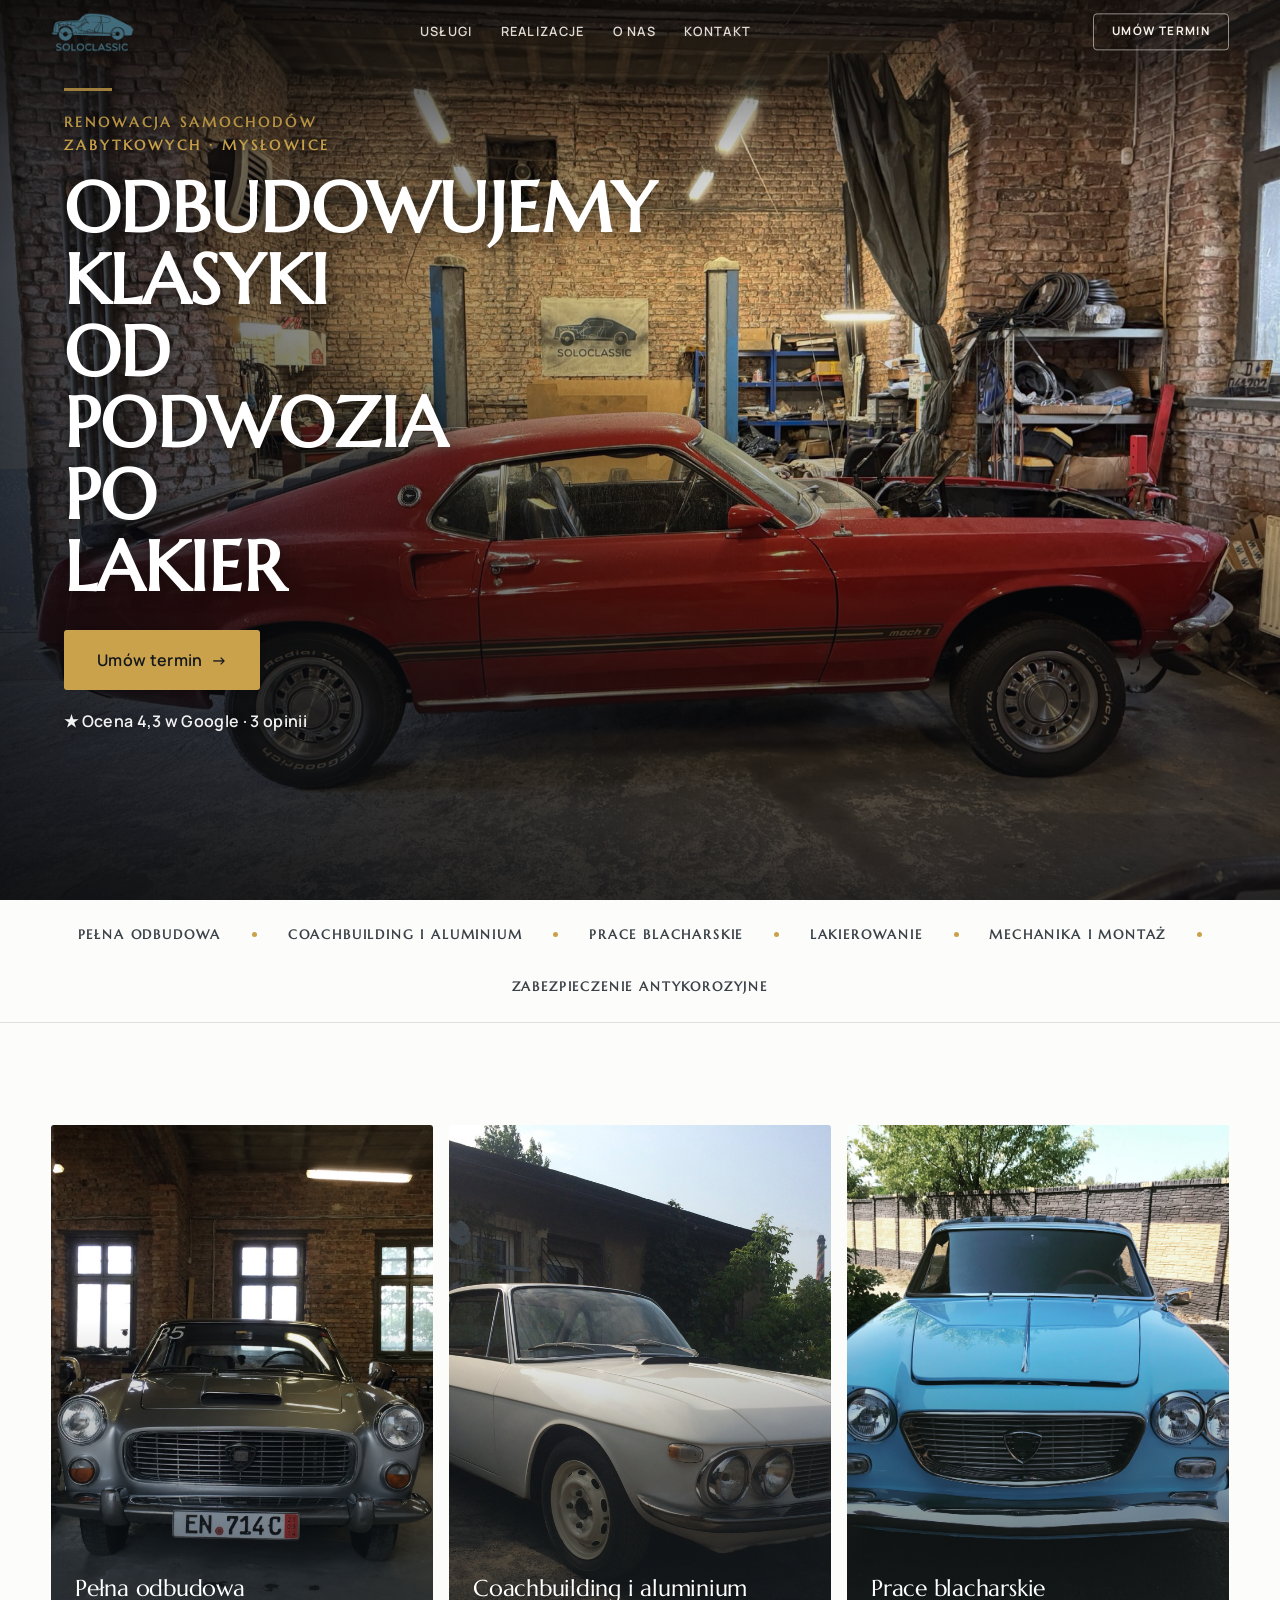
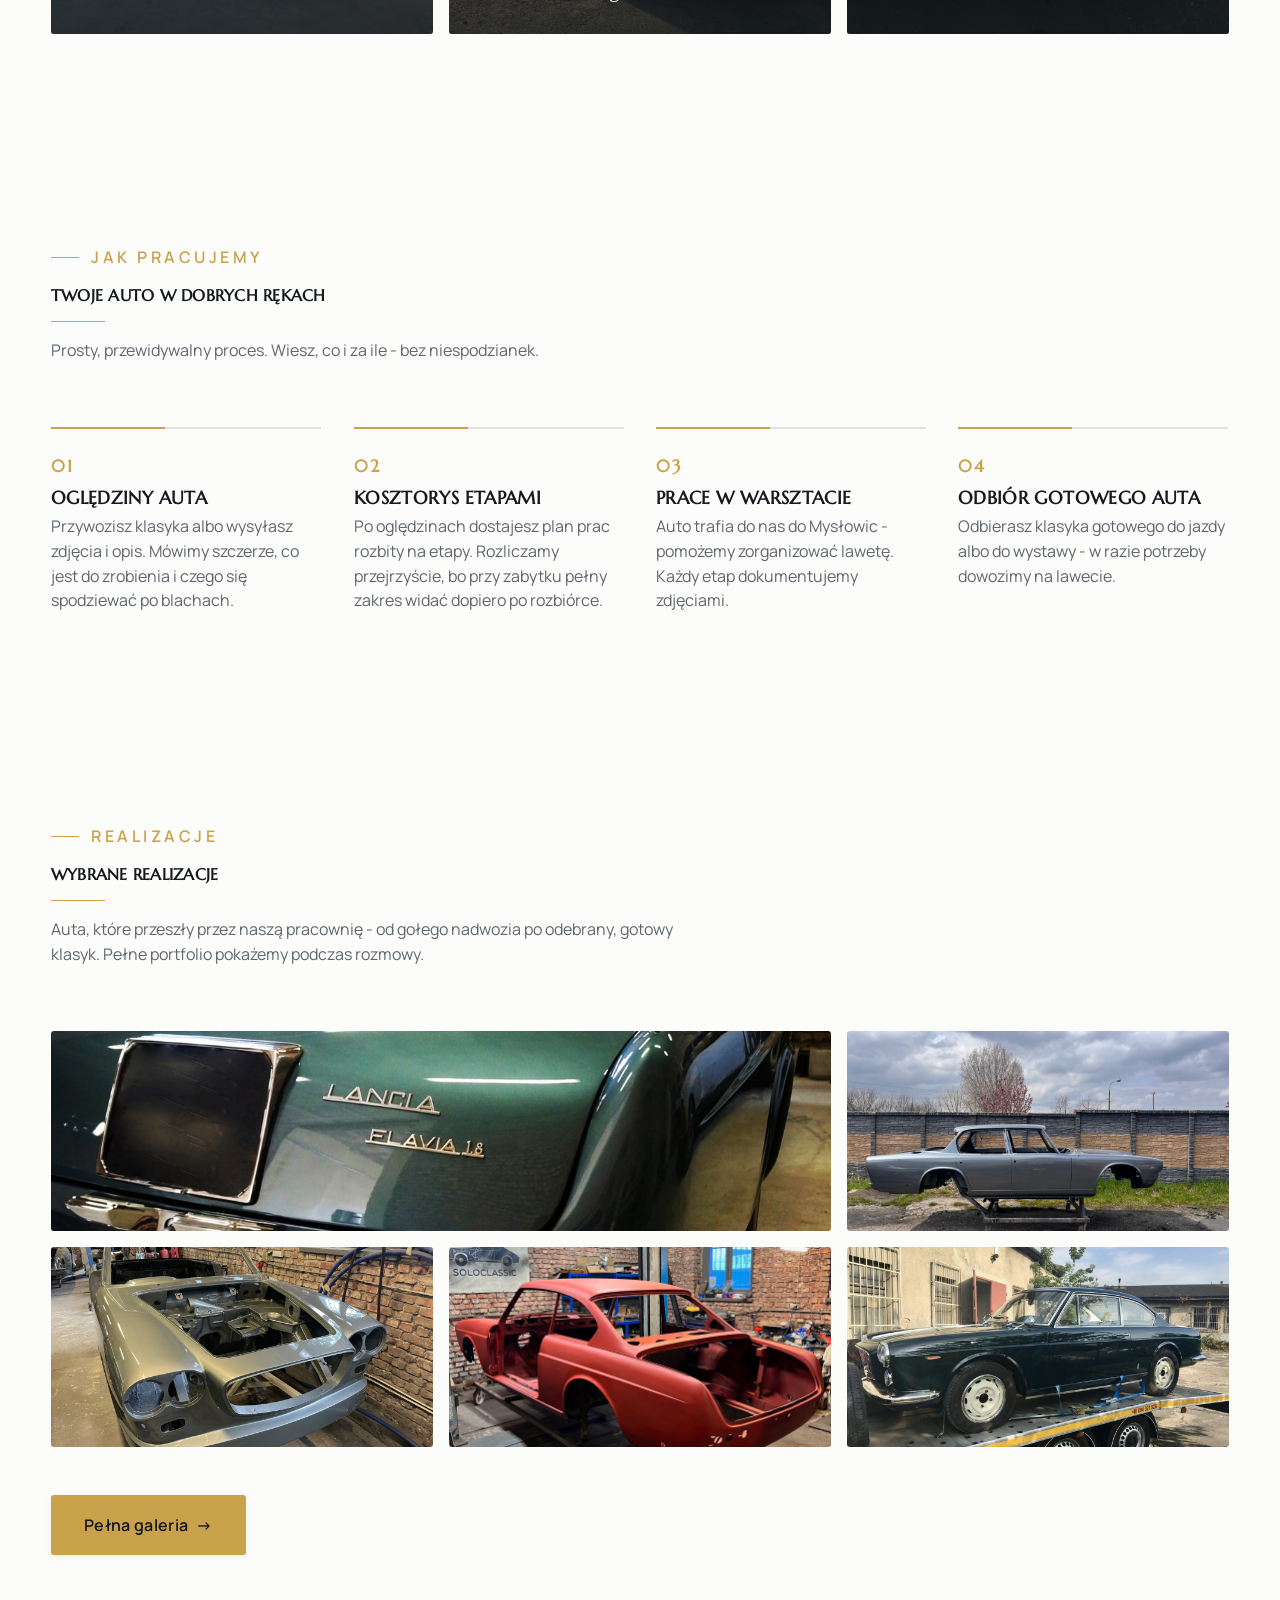
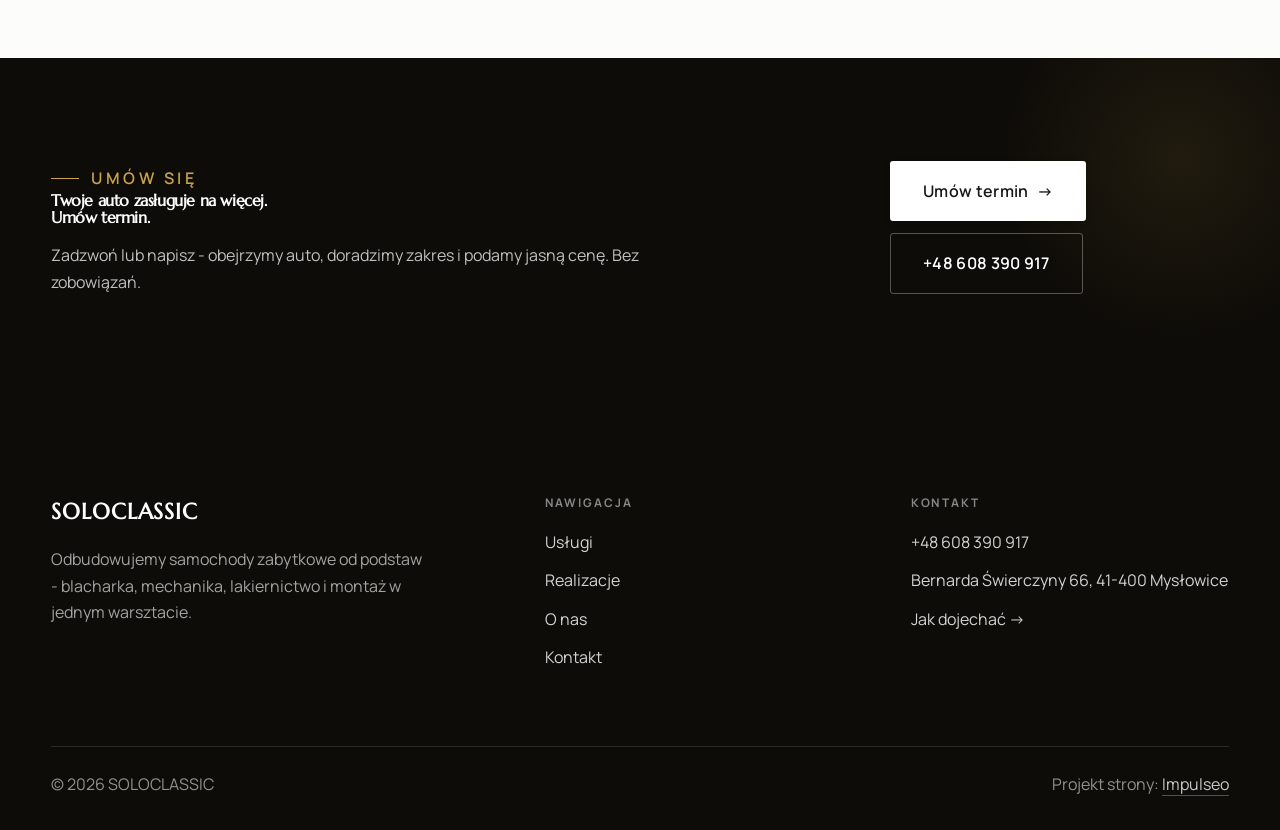
<file: index.html>
<!DOCTYPE html>
<html lang="pl">
<head>
<meta charset="UTF-8">
<meta name="viewport" content="width=device-width, initial-scale=1.0">
<title>SOLOCLASSIC - Renowacja samochodów zabytkowych · Mysłowice</title>
<meta name="description" content="SOLOCLASSIC - warsztat renowacji klasyków w Mysłowicach. Blacharka, lakiernictwo, mechanika i coachbuilding - odbudowujemy Lancie, Maserati i inne zabytkowe auta od podstaw.">
<link rel="preconnect" href="https://fonts.googleapis.com">
<link rel="preconnect" href="https://fonts.gstatic.com" crossorigin>
<link href="https://fonts.googleapis.com/css2?family=Marcellus&family=Manrope:wght@400;500;600;700&display=swap" rel="stylesheet">
<link rel="stylesheet" href="assets/styles.css">
</head>
<body>

<header class="nav">
  <div class="wrap nav-inner">
    <a class="brand brand-has-logo" href="index.html"><img class="brand-logo" src="img/logo.png" alt="SOLOCLASSIC"></a>
    <nav class="nav-links">
      <a href="oferta.html">Usługi</a>
      <a href="realizacje.html">Realizacje</a>
      <a href="o-nas.html">O nas</a>
      <a href="kontakt.html">Kontakt</a>
      <a href="kontakt.html" class="btn btn-accent">Umów termin</a>
    </nav>
    <button class="nav-toggle" aria-label="Menu"><span></span><span></span><span></span></button>
  </div>
</header>

<section class="hero-auto">
  <img class="ha-bg" src="img/hero.jpg" alt="SOLOCLASSIC">
  <div class="ha-veil"></div>
  <div class="ha-inner">
    <span class="ha-tick" aria-hidden="true"></span>
    <span class="ha-kicker">Renowacja samochodów zabytkowych · Mysłowice</span>
    <h1 class="ha-claim">Odbudowujemy klasyki od podwozia po lakier</h1>
    <a href="kontakt.html" class="btn btn-accent ha-cta">Umów termin <span class="arr">→</span></a>
      <p class="ha-rating">★ Ocena 4,3 w Google · 3 opinii</p>
  </div>
</section>
<section class="spec-ribbon">
  <div class="wrap">
    <ul class="sr-row reveal"><li>Pełna odbudowa</li><li>Coachbuilding i aluminium</li><li>Prace blacharskie</li><li>Lakierowanie</li><li>Mechanika i montaż</li><li>Zabezpieczenie antykorozyjne</li></ul>
  </div>
</section>
<section class="gateways-band">
  <div class="wrap">
    <div class="gateways">
      <a href="oferta.html" class="gateway reveal"><img src="img/g1.jpg" alt="Pełna odbudowa" loading="lazy"><span class="g-ttl">Pełna odbudowa</span></a>
      <a href="oferta.html" class="gateway reveal"><img src="img/g2.jpg" alt="Coachbuilding i aluminium" loading="lazy"><span class="g-ttl">Coachbuilding i aluminium</span></a>
      <a href="oferta.html" class="gateway reveal"><img src="img/g3.jpg" alt="Prace blacharskie" loading="lazy"><span class="g-ttl">Prace blacharskie</span></a>
    </div>
  </div>
</section>
<section class="auto-proc">
  <div class="wrap">
    <div class="head reveal">
      <span class="eyebrow">Jak pracujemy</span>
      <h2>Twoje auto w dobrych rękach</h2>
      <p>Prosty, przewidywalny proces. Wiesz, co i za ile - bez niespodzianek.</p>
    </div>
    <ol class="auto-proc-row">
      <li class="reveal"><span class="ap-no">01</span><h3>Oględziny auta</h3><p>Przywozisz klasyka albo wysyłasz zdjęcia i opis. Mówimy szczerze, co jest do zrobienia i czego się spodziewać po blachach.</p></li>
      <li class="reveal"><span class="ap-no">02</span><h3>Kosztorys etapami</h3><p>Po oględzinach dostajesz plan prac rozbity na etapy. Rozliczamy przejrzyście, bo przy zabytku pełny zakres widać dopiero po rozbiórce.</p></li>
      <li class="reveal"><span class="ap-no">03</span><h3>Prace w warsztacie</h3><p>Auto trafia do nas do Mysłowic - pomożemy zorganizować lawetę. Każdy etap dokumentujemy zdjęciami.</p></li>
      <li class="reveal"><span class="ap-no">04</span><h3>Odbiór gotowego auta</h3><p>Odbierasz klasyka gotowego do jazdy albo do wystawy - w razie potrzeby dowozimy na lawecie.</p></li>
    </ol>
  </div>
</section>
<section>
  <div class="wrap">
    <div class="head reveal">
      <span class="eyebrow">Realizacje</span>
      <h2>Wybrane realizacje</h2>
      <p>Auta, które przeszły przez naszą pracownię - od gołego nadwozia po odebrany, gotowy klasyk. Pełne portfolio pokażemy podczas rozmowy.</p>
    </div>
    <div class="gallery">
      <div class="tile t-two3 reveal"><img src="img/g4.jpg" alt="Lancia po pełnej odbudowie - gotowa do odbioru" loading="lazy"><div class="cap">Lancia po pełnej odbudowie - gotowa do odbioru</div></div>
      <div class="tile t-third reveal"><img src="img/g5.jpg" alt="Lancia Fulvia Coupé po renowacji" loading="lazy"><div class="cap">Lancia Fulvia Coupé po renowacji</div></div>
      <div class="tile t-third reveal"><img src="img/g6.jpg" alt="Lancia po renowacji, przed odbiorem" loading="lazy"><div class="cap">Lancia po renowacji, przed odbiorem</div></div>
      <div class="tile t-third reveal"><img src="img/g7.jpg" alt="Lancia Flavia 1.8 - plakietka po renowacji" loading="lazy"><div class="cap">Lancia Flavia 1.8 - plakietka po renowacji</div></div>
      <div class="tile t-third reveal"><img src="img/g8.jpg" alt="Nadwozie przygotowane do lakierowania" loading="lazy"><div class="cap">Nadwozie przygotowane do lakierowania</div></div>
    </div>
    <div style="margin-top:var(--space-7)" class="reveal"><a href="realizacje.html" class="btn btn-accent">Pełna galeria <span class="arr">→</span></a></div>
  </div>
</section>
<section class="cta">
  <div class="wrap">
    <div class="reveal">
      <span class="eyebrow">Umów się</span>
      <h2>Twoje auto zasługuje na więcej. Umów termin.</h2>
      <p>Zadzwoń lub napisz - obejrzymy auto, doradzimy zakres i podamy jasną cenę. Bez zobowiązań.</p>
    </div>
    <div class="cta-actions reveal">
      <a href="kontakt.html" class="btn btn-light">Umów termin <span class="arr">→</span></a>
      <a href="tel:+48608390917" class="btn btn-ghost" style="color:#fff;border-color:rgba(255,255,255,.3)">+48 608 390 917</a>
    </div>
  </div>
</section>

<footer>
  <div class="wrap">
    <div class="foot-grid">
      <div class="foot-brand">
        <div class="name">SOLOCLASSIC</div>
        <p>Odbudowujemy samochody zabytkowe od podstaw - blacharka, mechanika, lakiernictwo i montaż w jednym warsztacie.</p>
      </div>
      <div class="foot-col">
        <h4>Nawigacja</h4>
        <a href="oferta.html">Usługi</a>
        <a href="realizacje.html">Realizacje</a>
        <a href="o-nas.html">O nas</a>
        <a href="kontakt.html">Kontakt</a>
      </div>
      <div class="foot-col">
        <h4>Kontakt</h4>
        <a href="tel:+48608390917">+48 608 390 917</a>
        <p>Bernarda Świerczyny 66, 41-400 Mysłowice</p>
        <a href="https://maps.google.com/?cid=10009686109961606623" target="_blank" rel="noopener">Jak dojechać →</a>
      </div>
    </div>
    <div class="foot-bot">
      <span>© 2026 SOLOCLASSIC</span>
      <span>Projekt strony: <a class="foot-credit" href="https://impulseo.pl" target="_blank" rel="noopener">Impulseo</a></span>
    </div>
  </div>
</footer>
<div class="sticky-reserve"><a class="sr-book" href="kontakt.html">Umów termin</a><a class="sr-call" href="tel:+48608390917" aria-label="Zadzwoń"><svg class="ico-tel" width="16" height="16" viewBox="0 0 24 24" fill="none" aria-hidden="true"><path d="M6.6 10.8a15.5 15.5 0 0 0 6.6 6.6l2.2-2.2a1 1 0 0 1 1-.24 11.4 11.4 0 0 0 3.6.58 1 1 0 0 1 1 1V20a1 1 0 0 1-1 1A17 17 0 0 1 3 4a1 1 0 0 1 1-1h3.5a1 1 0 0 1 1 1c0 1.25.2 2.46.58 3.6a1 1 0 0 1-.25 1l-2.23 2.2Z" fill="currentColor"/></svg></a></div>

<script src="assets/main.js"></script>
</body>
</html>
</file>
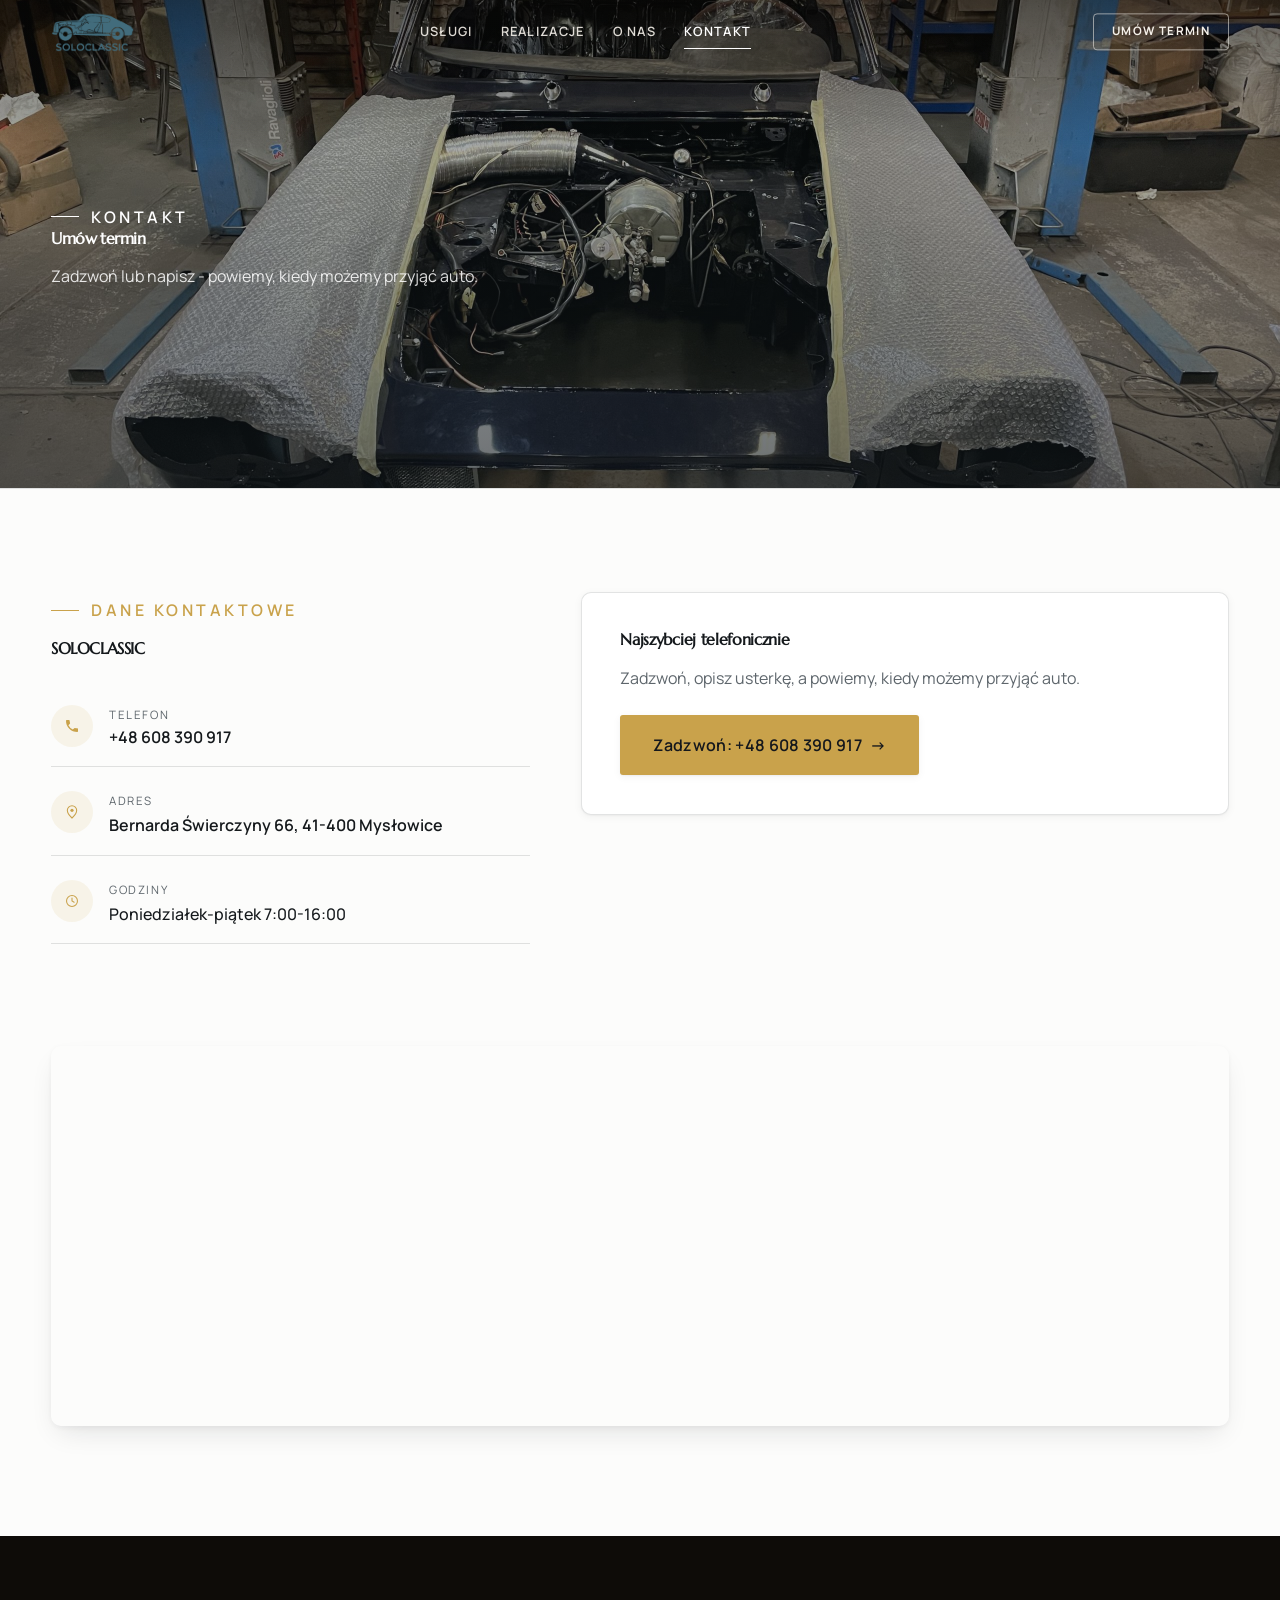
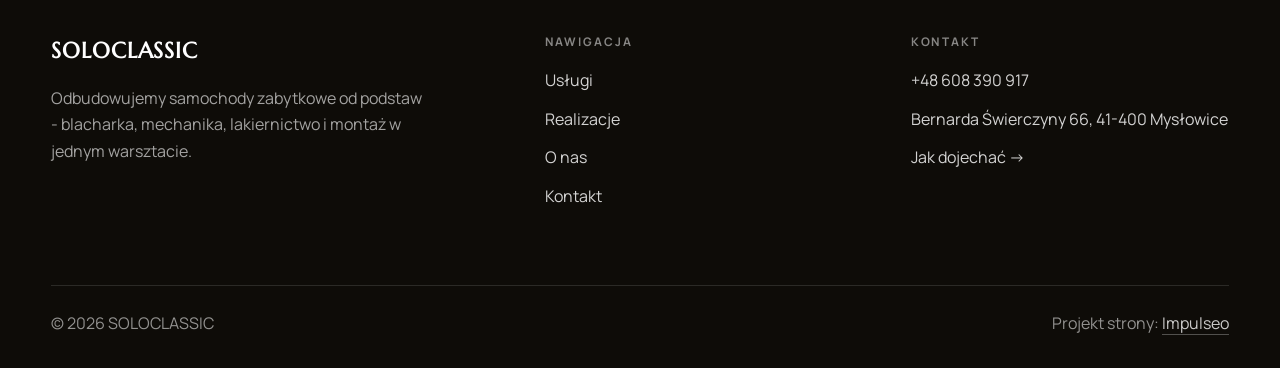
<file: kontakt.html>
<!DOCTYPE html>
<html lang="pl">
<head>
<meta charset="UTF-8">
<meta name="viewport" content="width=device-width, initial-scale=1.0">
<title>Kontakt - SOLOCLASSIC</title>
<meta name="description" content="Kontakt SOLOCLASSIC - Bernarda Świerczyny 66, 41-400 Mysłowice">
<link rel="preconnect" href="https://fonts.googleapis.com">
<link rel="preconnect" href="https://fonts.gstatic.com" crossorigin>
<link href="https://fonts.googleapis.com/css2?family=Marcellus&family=Manrope:wght@400;500;600;700&display=swap" rel="stylesheet">
<link rel="stylesheet" href="assets/styles.css">
</head>
<body>

<header class="nav">
  <div class="wrap nav-inner">
    <a class="brand brand-has-logo" href="index.html"><img class="brand-logo" src="img/logo.png" alt="SOLOCLASSIC"></a>
    <nav class="nav-links">
      <a href="oferta.html">Usługi</a>
      <a href="realizacje.html">Realizacje</a>
      <a href="o-nas.html">O nas</a>
      <a href="kontakt.html" class="active">Kontakt</a>
      <a href="kontakt.html" class="btn btn-accent">Umów termin</a>
    </nav>
    <button class="nav-toggle" aria-label="Menu"><span></span><span></span><span></span></button>
  </div>
</header>

<section class="pagehead">
  <img src="img/g9.jpg" alt="SOLOCLASSIC - Umów termin">
  <div class="wrap">
    <span class="eyebrow">Kontakt</span>
    <h1>Umów termin</h1>
    <p>Zadzwoń lub napisz - powiemy, kiedy możemy przyjąć auto.</p>
  </div>
</section>
<section>
  <div class="wrap contact-grid">
    <div class="reveal">
      <span class="eyebrow">Dane kontaktowe</span>
      <h2 style="margin:var(--space-4) 0 var(--space-6)">SOLOCLASSIC</h2>
      <div class="info-list">
        <div class="info-row"><div class="ic"><svg class="ico-tel" width="16" height="16" viewBox="0 0 24 24" fill="none" aria-hidden="true"><path d="M6.6 10.8a15.5 15.5 0 0 0 6.6 6.6l2.2-2.2a1 1 0 0 1 1-.24 11.4 11.4 0 0 0 3.6.58 1 1 0 0 1 1 1V20a1 1 0 0 1-1 1A17 17 0 0 1 3 4a1 1 0 0 1 1-1h3.5a1 1 0 0 1 1 1c0 1.25.2 2.46.58 3.6a1 1 0 0 1-.25 1l-2.23 2.2Z" fill="currentColor"/></svg></div><div><div class="lbl">Telefon</div><a class="val" href="tel:+48608390917">+48 608 390 917</a></div></div>
        <div class="info-row"><div class="ic"><svg class="ico-pin" width="16" height="16" viewBox="0 0 24 24" fill="none" aria-hidden="true"><path d="M12 21s7-6.1 7-11.5A7 7 0 0 0 5 9.5C5 14.9 12 21 12 21Z" stroke="currentColor" stroke-width="1.6" fill="none"/><circle cx="12" cy="9.5" r="2.4" fill="currentColor"/></svg></div><div><div class="lbl">Adres</div><div class="val">Bernarda Świerczyny 66, 41-400 Mysłowice</div></div></div>
        <div class="info-row"><div class="ic"><svg class="ico-clock" width="16" height="16" viewBox="0 0 24 24" fill="none" aria-hidden="true"><circle cx="12" cy="12" r="8.2" stroke="currentColor" stroke-width="1.6"/><path d="M12 7.5V12l3.2 1.9" stroke="currentColor" stroke-width="1.6" stroke-linecap="round"/></svg></div><div><div class="lbl">Godziny</div><div class="val" style="font-weight:500">Poniedziałek-piątek 7:00-16:00</div></div></div>
      </div>
    </div>
    <div class="reveal">
      <div class="form">
        <h3 style="margin-bottom:var(--space-4)">Najszybciej telefonicznie</h3>
        <p class="muted" style="margin-bottom:var(--space-5)">Zadzwoń, opisz usterkę, a powiemy, kiedy możemy przyjąć auto.</p>
        <a href="tel:+48608390917" class="btn btn-accent" style="justify-content:center">Zadzwoń: +48 608 390 917 <span class="arr">→</span></a>
      </div>
    </div>
  </div>
</section>
<section style="padding-top:0">
  <div class="wrap reveal">
    <iframe class="map" title="SOLOCLASSIC - Mysłowice" src="https://maps.google.com/maps?q=50.2536217%2C19.1294788&z=15&output=embed" loading="lazy" referrerpolicy="no-referrer-when-downgrade"></iframe>
  </div>
</section>

<footer>
  <div class="wrap">
    <div class="foot-grid">
      <div class="foot-brand">
        <div class="name">SOLOCLASSIC</div>
        <p>Odbudowujemy samochody zabytkowe od podstaw - blacharka, mechanika, lakiernictwo i montaż w jednym warsztacie.</p>
      </div>
      <div class="foot-col">
        <h4>Nawigacja</h4>
        <a href="oferta.html">Usługi</a>
        <a href="realizacje.html">Realizacje</a>
        <a href="o-nas.html">O nas</a>
        <a href="kontakt.html">Kontakt</a>
      </div>
      <div class="foot-col">
        <h4>Kontakt</h4>
        <a href="tel:+48608390917">+48 608 390 917</a>
        <p>Bernarda Świerczyny 66, 41-400 Mysłowice</p>
        <a href="https://maps.google.com/?cid=10009686109961606623" target="_blank" rel="noopener">Jak dojechać →</a>
      </div>
    </div>
    <div class="foot-bot">
      <span>© 2026 SOLOCLASSIC</span>
      <span>Projekt strony: <a class="foot-credit" href="https://impulseo.pl" target="_blank" rel="noopener">Impulseo</a></span>
    </div>
  </div>
</footer>
<div class="sticky-reserve"><a class="sr-book" href="kontakt.html">Umów termin</a><a class="sr-call" href="tel:+48608390917" aria-label="Zadzwoń"><svg class="ico-tel" width="16" height="16" viewBox="0 0 24 24" fill="none" aria-hidden="true"><path d="M6.6 10.8a15.5 15.5 0 0 0 6.6 6.6l2.2-2.2a1 1 0 0 1 1-.24 11.4 11.4 0 0 0 3.6.58 1 1 0 0 1 1 1V20a1 1 0 0 1-1 1A17 17 0 0 1 3 4a1 1 0 0 1 1-1h3.5a1 1 0 0 1 1 1c0 1.25.2 2.46.58 3.6a1 1 0 0 1-.25 1l-2.23 2.2Z" fill="currentColor"/></svg></a></div>

<script src="assets/main.js"></script>
</body>
</html>
</file>
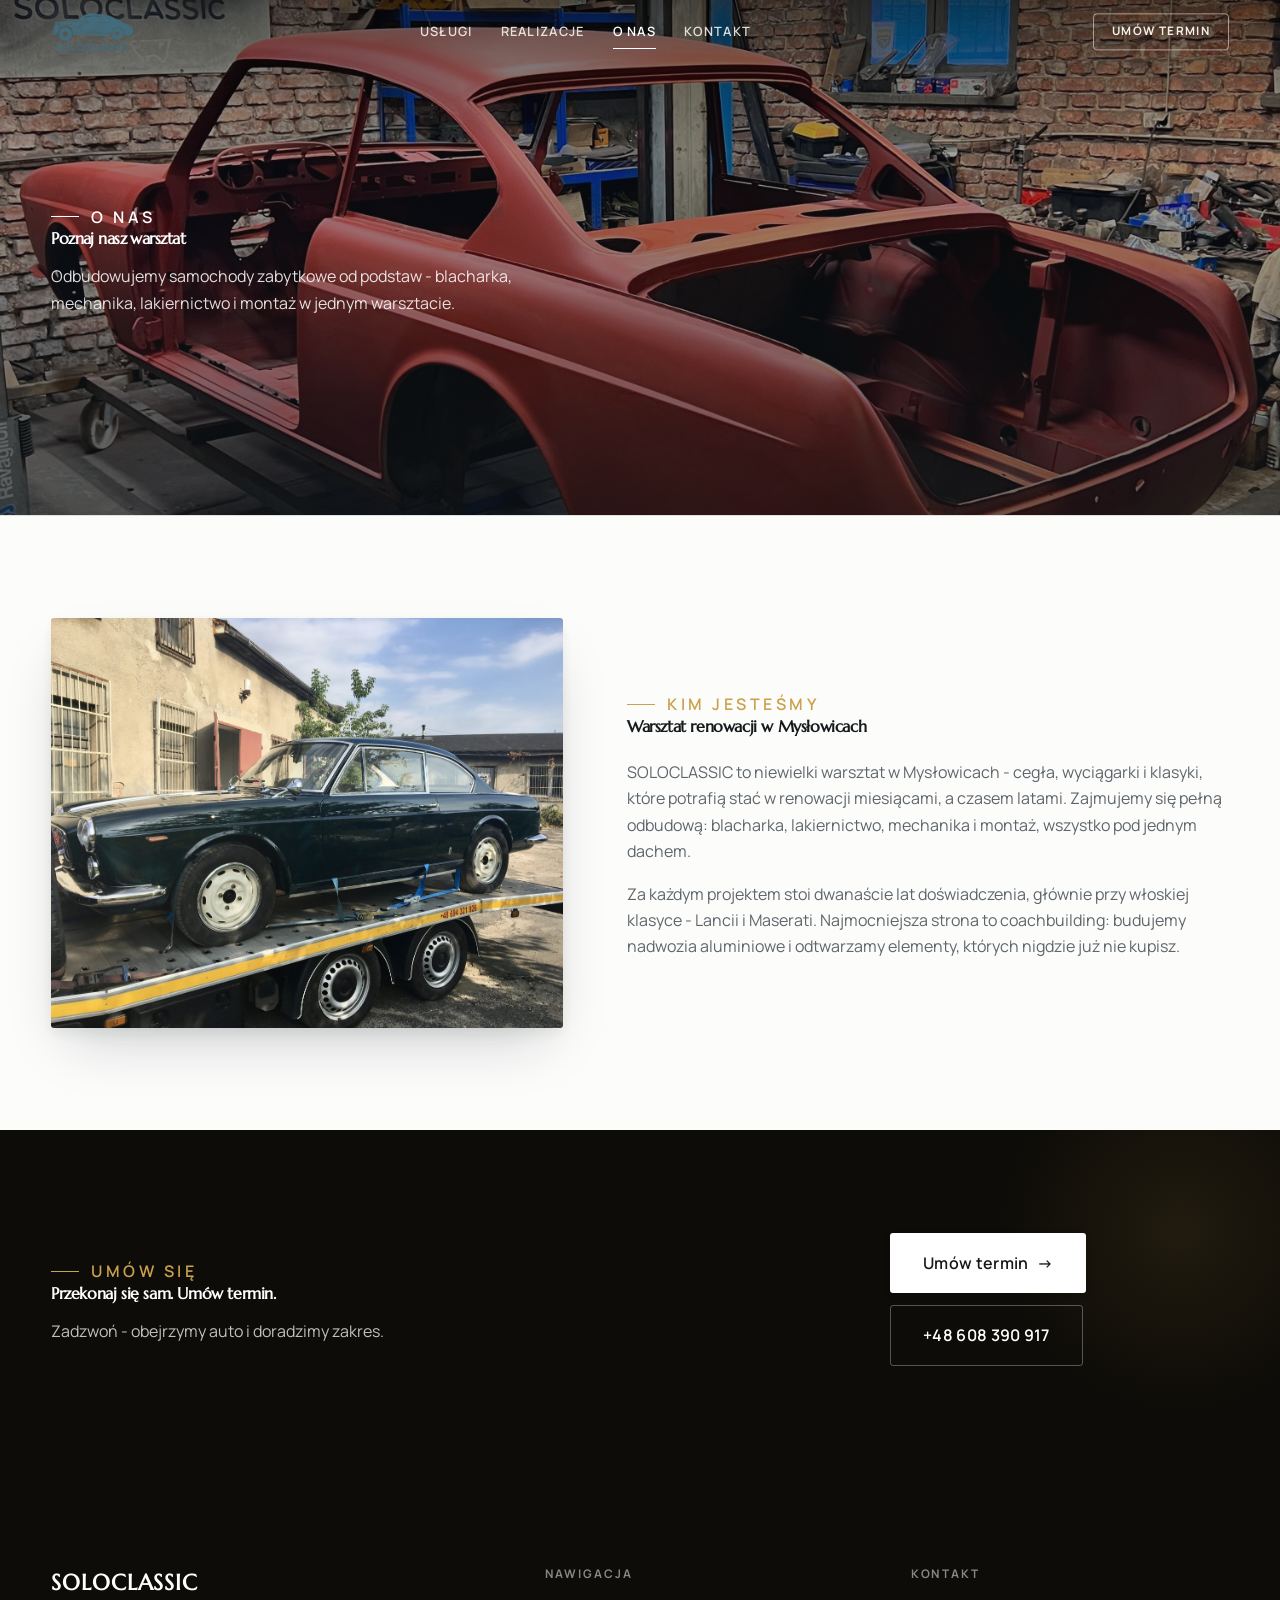
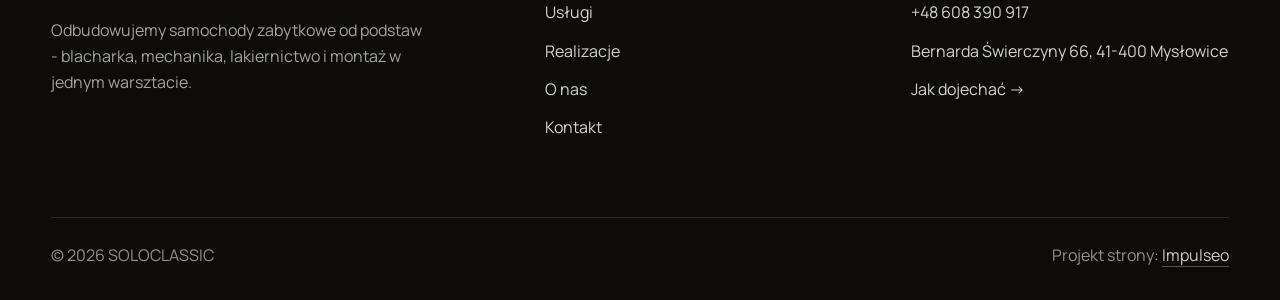
<file: o-nas.html>
<!DOCTYPE html>
<html lang="pl">
<head>
<meta charset="UTF-8">
<meta name="viewport" content="width=device-width, initial-scale=1.0">
<title>O nas - SOLOCLASSIC</title>
<meta name="description" content="SOLOCLASSIC - warsztat renowacji klasyków w Mysłowicach. Blacharka, lakiernictwo, mechanika i coachbuilding - odbudowujemy Lancie, Maserati i inne zabytkowe auta od podstaw.">
<link rel="preconnect" href="https://fonts.googleapis.com">
<link rel="preconnect" href="https://fonts.gstatic.com" crossorigin>
<link href="https://fonts.googleapis.com/css2?family=Marcellus&family=Manrope:wght@400;500;600;700&display=swap" rel="stylesheet">
<link rel="stylesheet" href="assets/styles.css">
</head>
<body>

<header class="nav">
  <div class="wrap nav-inner">
    <a class="brand brand-has-logo" href="index.html"><img class="brand-logo" src="img/logo.png" alt="SOLOCLASSIC"></a>
    <nav class="nav-links">
      <a href="oferta.html">Usługi</a>
      <a href="realizacje.html">Realizacje</a>
      <a href="o-nas.html" class="active">O nas</a>
      <a href="kontakt.html">Kontakt</a>
      <a href="kontakt.html" class="btn btn-accent">Umów termin</a>
    </nav>
    <button class="nav-toggle" aria-label="Menu"><span></span><span></span><span></span></button>
  </div>
</header>

<section class="pagehead">
  <img src="img/g7.jpg" alt="SOLOCLASSIC - Poznaj nasz warsztat">
  <div class="wrap">
    <span class="eyebrow">O nas</span>
    <h1>Poznaj nasz warsztat</h1>
    <p>Odbudowujemy samochody zabytkowe od podstaw - blacharka, mechanika, lakiernictwo i montaż w jednym warsztacie.</p>
  </div>
</section>
<section>
  <div class="wrap split">
    <div class="split-art reveal"><img src="img/g8.jpg" alt="SOLOCLASSIC" loading="lazy"></div>
    <div class="split-copy reveal">
      <span class="eyebrow">Kim jesteśmy</span>
      <h2>Warsztat renowacji w Mysłowicach</h2>
      <p class="muted">SOLOCLASSIC to niewielki warsztat w Mysłowicach - cegła, wyciągarki i klasyki, które potrafią stać w renowacji miesiącami, a czasem latami. Zajmujemy się pełną odbudową: blacharka, lakiernictwo, mechanika i montaż, wszystko pod jednym dachem.</p>
      <p class="muted">Za każdym projektem stoi dwanaście lat doświadczenia, głównie przy włoskiej klasyce - Lancii i Maserati. Najmocniejsza strona to coachbuilding: budujemy nadwozia aluminiowe i odtwarzamy elementy, których nigdzie już nie kupisz.</p>
    </div>
  </div>
</section>


<section class="cta">
  <div class="wrap">
    <div class="reveal">
      <span class="eyebrow">Umów się</span>
      <h2>Przekonaj się sam. Umów termin.</h2>
      <p>Zadzwoń - obejrzymy auto i doradzimy zakres.</p>
    </div>
    <div class="cta-actions reveal">
      <a href="kontakt.html" class="btn btn-light">Umów termin <span class="arr">→</span></a>
      <a href="tel:+48608390917" class="btn btn-ghost" style="color:#fff;border-color:rgba(255,255,255,.3)">+48 608 390 917</a>
    </div>
  </div>
</section>

<footer>
  <div class="wrap">
    <div class="foot-grid">
      <div class="foot-brand">
        <div class="name">SOLOCLASSIC</div>
        <p>Odbudowujemy samochody zabytkowe od podstaw - blacharka, mechanika, lakiernictwo i montaż w jednym warsztacie.</p>
      </div>
      <div class="foot-col">
        <h4>Nawigacja</h4>
        <a href="oferta.html">Usługi</a>
        <a href="realizacje.html">Realizacje</a>
        <a href="o-nas.html">O nas</a>
        <a href="kontakt.html">Kontakt</a>
      </div>
      <div class="foot-col">
        <h4>Kontakt</h4>
        <a href="tel:+48608390917">+48 608 390 917</a>
        <p>Bernarda Świerczyny 66, 41-400 Mysłowice</p>
        <a href="https://maps.google.com/?cid=10009686109961606623" target="_blank" rel="noopener">Jak dojechać →</a>
      </div>
    </div>
    <div class="foot-bot">
      <span>© 2026 SOLOCLASSIC</span>
      <span>Projekt strony: <a class="foot-credit" href="https://impulseo.pl" target="_blank" rel="noopener">Impulseo</a></span>
    </div>
  </div>
</footer>
<div class="sticky-reserve"><a class="sr-book" href="kontakt.html">Umów termin</a><a class="sr-call" href="tel:+48608390917" aria-label="Zadzwoń"><svg class="ico-tel" width="16" height="16" viewBox="0 0 24 24" fill="none" aria-hidden="true"><path d="M6.6 10.8a15.5 15.5 0 0 0 6.6 6.6l2.2-2.2a1 1 0 0 1 1-.24 11.4 11.4 0 0 0 3.6.58 1 1 0 0 1 1 1V20a1 1 0 0 1-1 1A17 17 0 0 1 3 4a1 1 0 0 1 1-1h3.5a1 1 0 0 1 1 1c0 1.25.2 2.46.58 3.6a1 1 0 0 1-.25 1l-2.23 2.2Z" fill="currentColor"/></svg></a></div>

<script src="assets/main.js"></script>
</body>
</html>
</file>
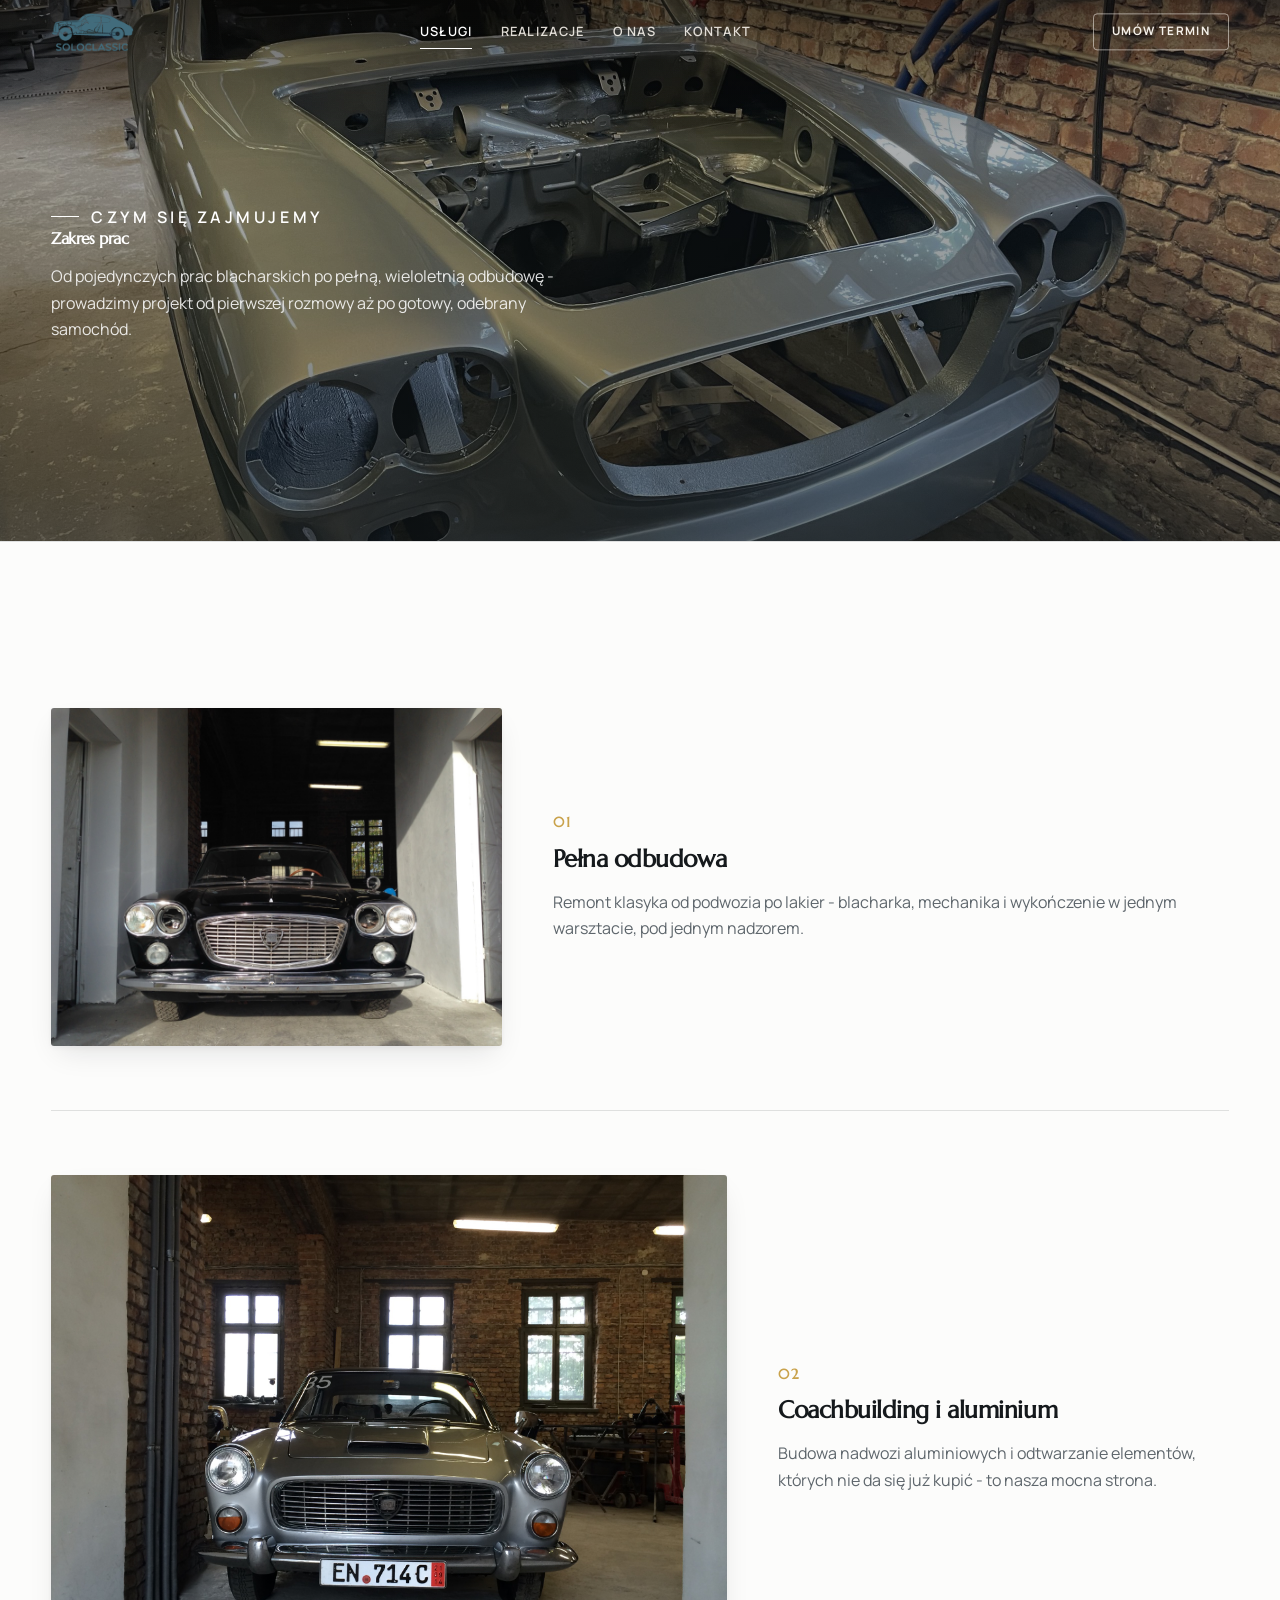
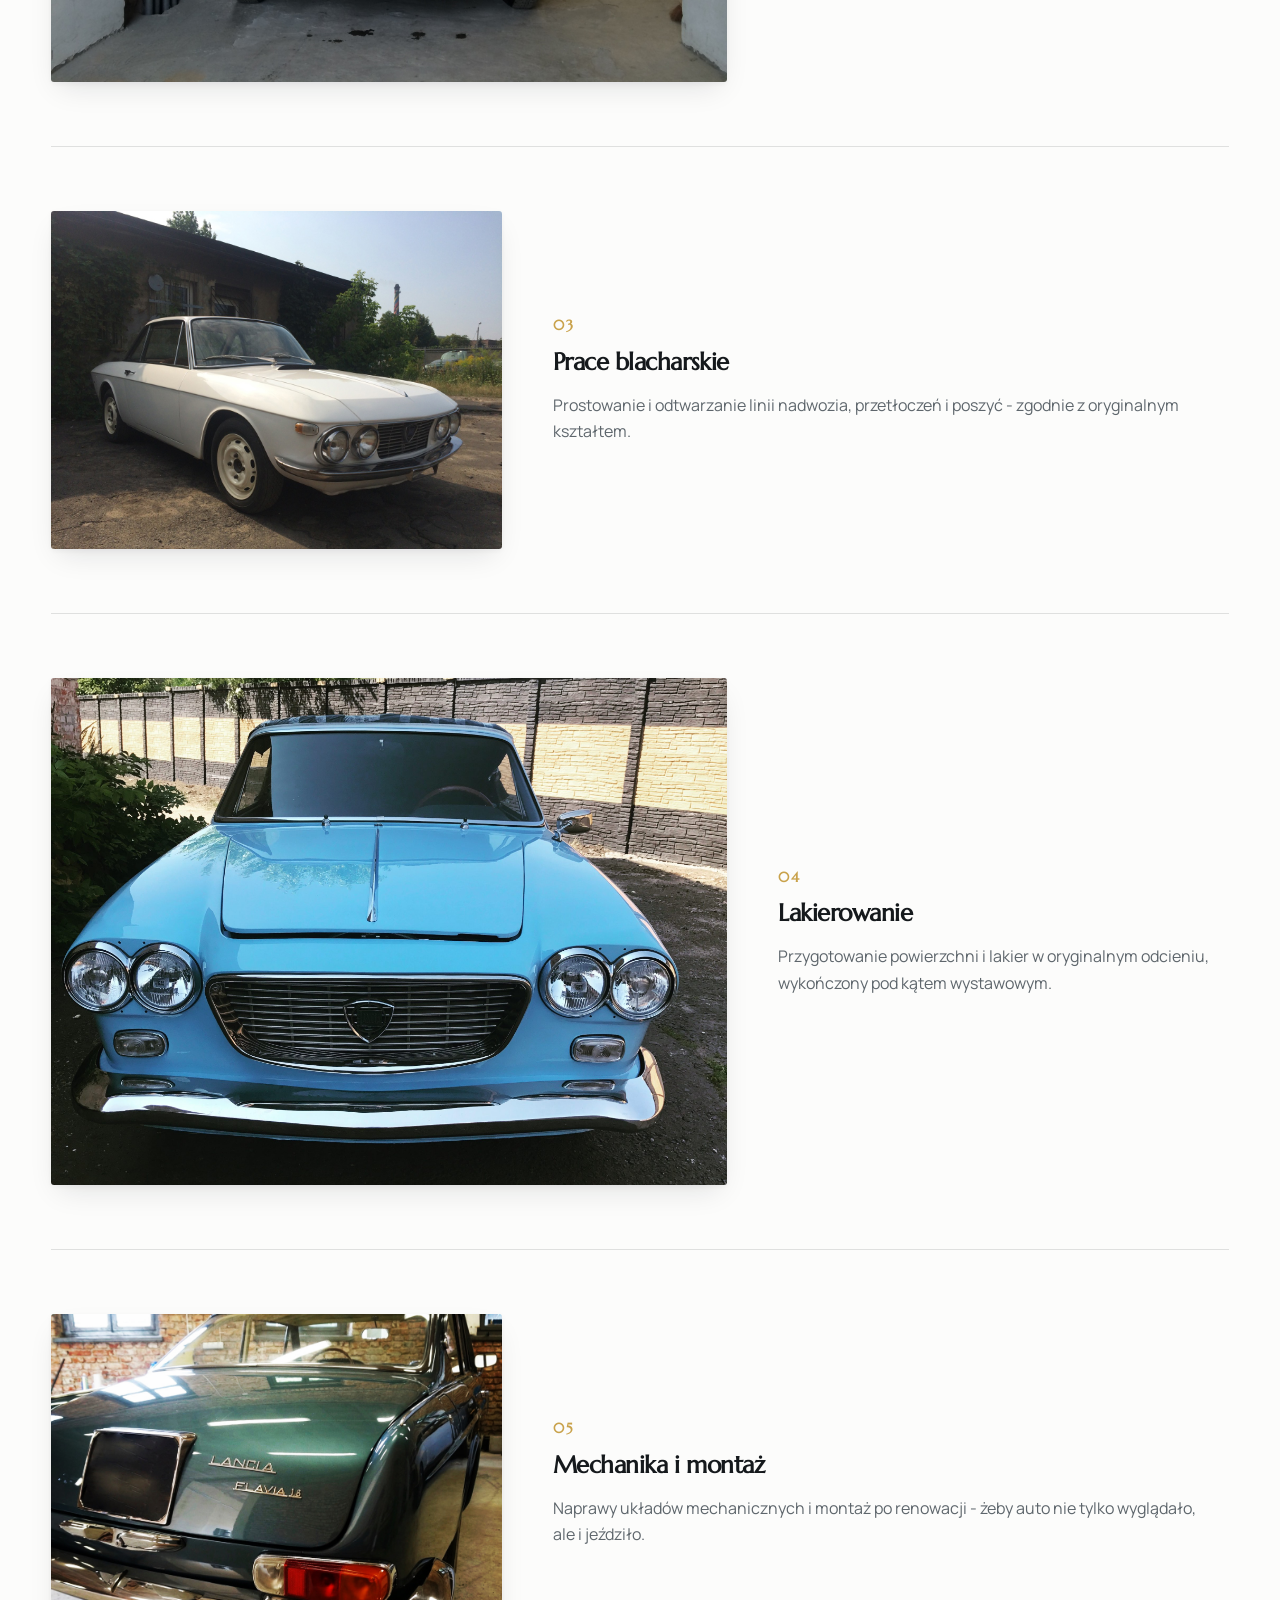
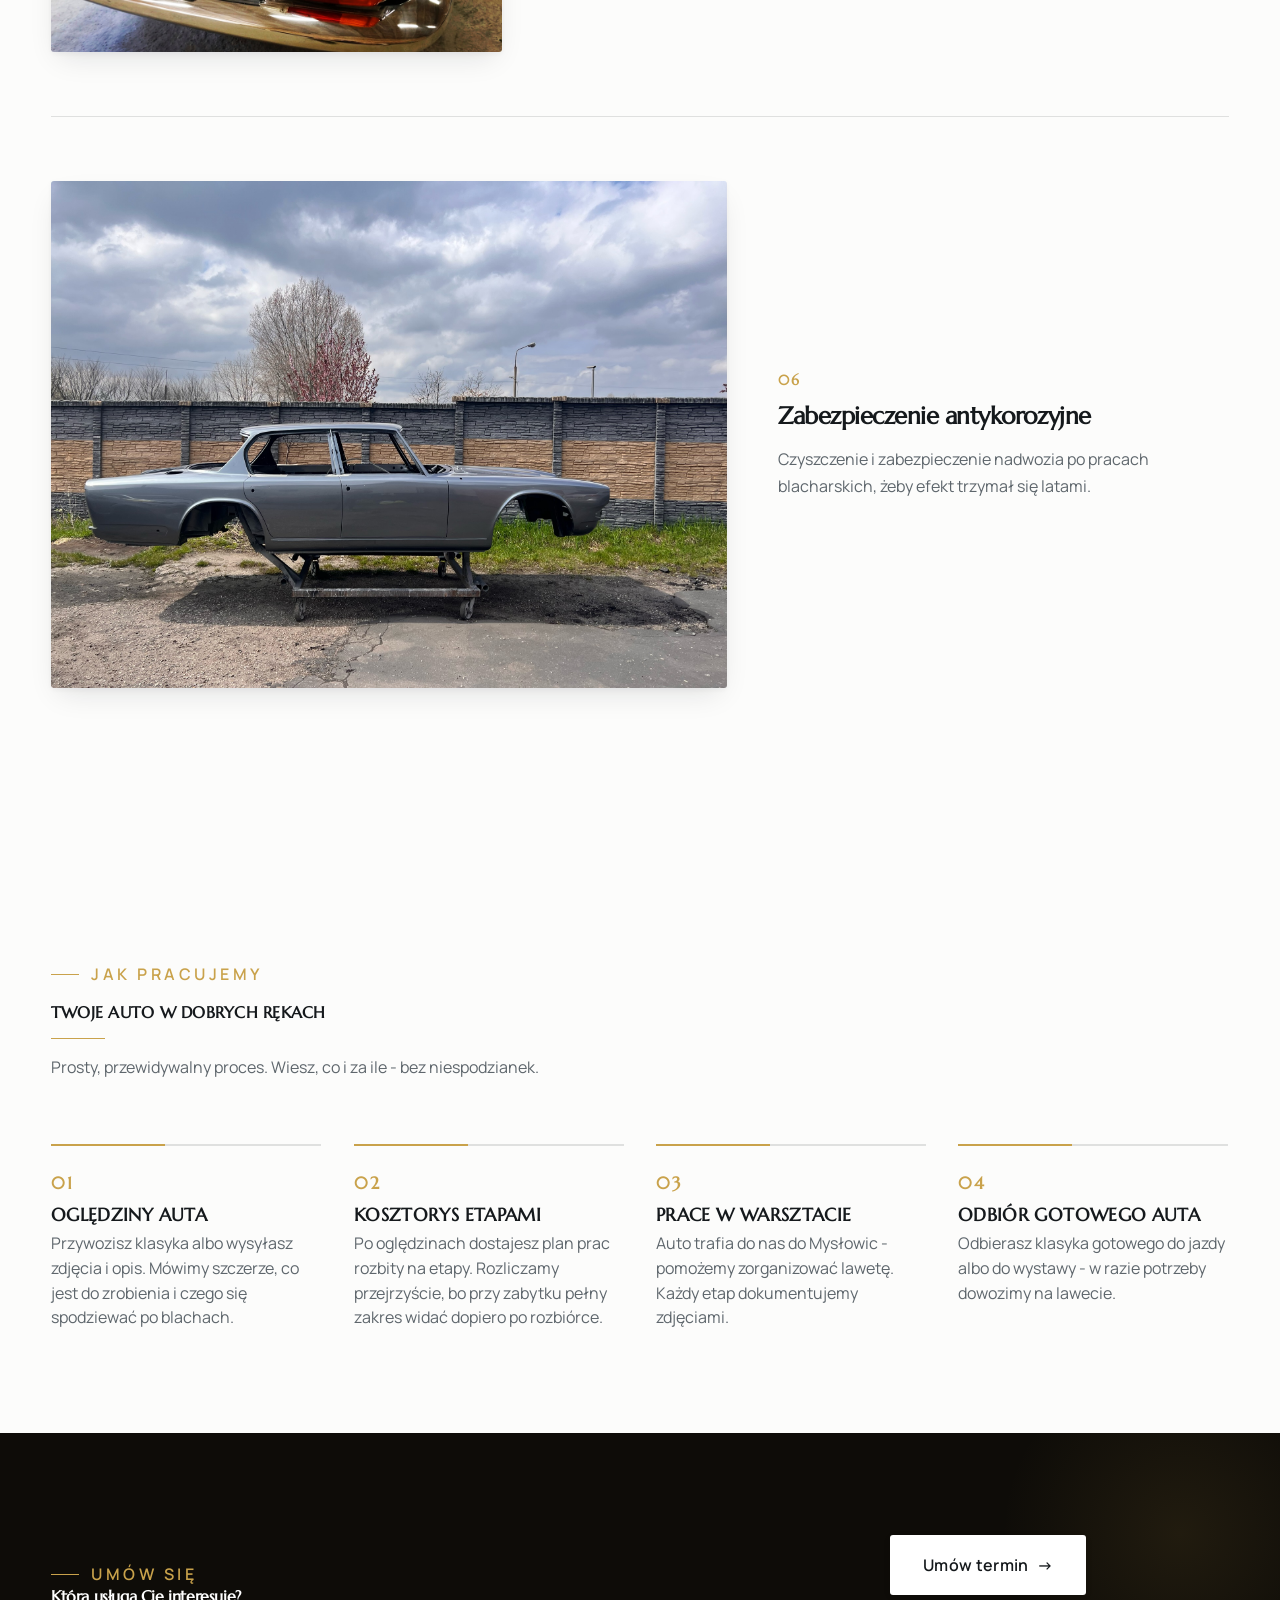
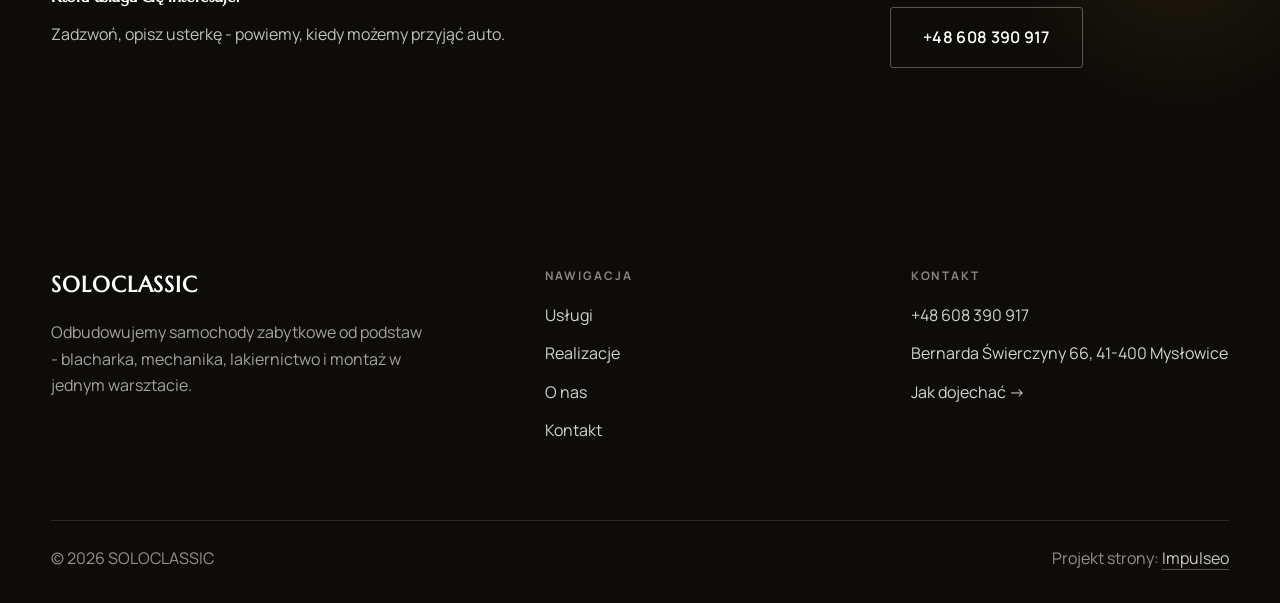
<file: oferta.html>
<!DOCTYPE html>
<html lang="pl">
<head>
<meta charset="UTF-8">
<meta name="viewport" content="width=device-width, initial-scale=1.0">
<title>Oferta - SOLOCLASSIC</title>
<meta name="description" content="SOLOCLASSIC - warsztat renowacji klasyków w Mysłowicach. Blacharka, lakiernictwo, mechanika i coachbuilding - odbudowujemy Lancie, Maserati i inne zabytkowe auta od podstaw.">
<link rel="preconnect" href="https://fonts.googleapis.com">
<link rel="preconnect" href="https://fonts.gstatic.com" crossorigin>
<link href="https://fonts.googleapis.com/css2?family=Marcellus&family=Manrope:wght@400;500;600;700&display=swap" rel="stylesheet">
<link rel="stylesheet" href="assets/styles.css">
</head>
<body>

<header class="nav">
  <div class="wrap nav-inner">
    <a class="brand brand-has-logo" href="index.html"><img class="brand-logo" src="img/logo.png" alt="SOLOCLASSIC"></a>
    <nav class="nav-links">
      <a href="oferta.html" class="active">Usługi</a>
      <a href="realizacje.html">Realizacje</a>
      <a href="o-nas.html">O nas</a>
      <a href="kontakt.html">Kontakt</a>
      <a href="kontakt.html" class="btn btn-accent">Umów termin</a>
    </nav>
    <button class="nav-toggle" aria-label="Menu"><span></span><span></span><span></span></button>
  </div>
</header>

<section class="pagehead">
  <img src="img/g6.jpg" alt="SOLOCLASSIC - Zakres prac">
  <div class="wrap">
    <span class="eyebrow">Czym się zajmujemy</span>
    <h1>Zakres prac</h1>
    <p>Od pojedynczych prac blacharskich po pełną, wieloletnią odbudowę - prowadzimy projekt od pierwszej rozmowy aż po gotowy, odebrany samochód.</p>
  </div>
</section>
<section>
  <div class="wrap">
    <div class="svc-row reveal">
      <div class="svc-row-art"><img src="img/about.jpg" alt="Pełna odbudowa" loading="lazy"></div>
      <div>
        <span class="num">01</span>
        <h3>Pełna odbudowa</h3>
        <p class="muted">Remont klasyka od podwozia po lakier - blacharka, mechanika i wykończenie w jednym warsztacie, pod jednym nadzorem.</p>
      </div>
    </div>
    <div class="svc-row rev reveal">
      <div class="svc-row-art"><img src="img/g1.jpg" alt="Coachbuilding i aluminium" loading="lazy"></div>
      <div>
        <span class="num">02</span>
        <h3>Coachbuilding i aluminium</h3>
        <p class="muted">Budowa nadwozi aluminiowych i odtwarzanie elementów, których nie da się już kupić - to nasza mocna strona.</p>
      </div>
    </div>
    <div class="svc-row reveal">
      <div class="svc-row-art"><img src="img/g2.jpg" alt="Prace blacharskie" loading="lazy"></div>
      <div>
        <span class="num">03</span>
        <h3>Prace blacharskie</h3>
        <p class="muted">Prostowanie i odtwarzanie linii nadwozia, przetłoczeń i poszyć - zgodnie z oryginalnym kształtem.</p>
      </div>
    </div>
    <div class="svc-row rev reveal">
      <div class="svc-row-art"><img src="img/g3.jpg" alt="Lakierowanie" loading="lazy"></div>
      <div>
        <span class="num">04</span>
        <h3>Lakierowanie</h3>
        <p class="muted">Przygotowanie powierzchni i lakier w oryginalnym odcieniu, wykończony pod kątem wystawowym.</p>
      </div>
    </div>
    <div class="svc-row reveal">
      <div class="svc-row-art"><img src="img/g4.jpg" alt="Mechanika i montaż" loading="lazy"></div>
      <div>
        <span class="num">05</span>
        <h3>Mechanika i montaż</h3>
        <p class="muted">Naprawy układów mechanicznych i montaż po renowacji - żeby auto nie tylko wyglądało, ale i jeździło.</p>
      </div>
    </div>
    <div class="svc-row rev reveal">
      <div class="svc-row-art"><img src="img/g5.jpg" alt="Zabezpieczenie antykorozyjne" loading="lazy"></div>
      <div>
        <span class="num">06</span>
        <h3>Zabezpieczenie antykorozyjne</h3>
        <p class="muted">Czyszczenie i zabezpieczenie nadwozia po pracach blacharskich, żeby efekt trzymał się latami.</p>
      </div>
    </div>
  </div>
</section>
<section class="auto-proc">
  <div class="wrap">
    <div class="head reveal">
      <span class="eyebrow">Jak pracujemy</span>
      <h2>Twoje auto w dobrych rękach</h2>
      <p>Prosty, przewidywalny proces. Wiesz, co i za ile - bez niespodzianek.</p>
    </div>
    <ol class="auto-proc-row">
      <li class="reveal"><span class="ap-no">01</span><h3>Oględziny auta</h3><p>Przywozisz klasyka albo wysyłasz zdjęcia i opis. Mówimy szczerze, co jest do zrobienia i czego się spodziewać po blachach.</p></li>
      <li class="reveal"><span class="ap-no">02</span><h3>Kosztorys etapami</h3><p>Po oględzinach dostajesz plan prac rozbity na etapy. Rozliczamy przejrzyście, bo przy zabytku pełny zakres widać dopiero po rozbiórce.</p></li>
      <li class="reveal"><span class="ap-no">03</span><h3>Prace w warsztacie</h3><p>Auto trafia do nas do Mysłowic - pomożemy zorganizować lawetę. Każdy etap dokumentujemy zdjęciami.</p></li>
      <li class="reveal"><span class="ap-no">04</span><h3>Odbiór gotowego auta</h3><p>Odbierasz klasyka gotowego do jazdy albo do wystawy - w razie potrzeby dowozimy na lawecie.</p></li>
    </ol>
  </div>
</section>
<section class="cta">
  <div class="wrap">
    <div class="reveal">
      <span class="eyebrow">Umów się</span>
      <h2>Która usługa Cię interesuje?</h2>
      <p>Zadzwoń, opisz usterkę - powiemy, kiedy możemy przyjąć auto.</p>
    </div>
    <div class="cta-actions reveal">
      <a href="kontakt.html" class="btn btn-light">Umów termin <span class="arr">→</span></a>
      <a href="tel:+48608390917" class="btn btn-ghost" style="color:#fff;border-color:rgba(255,255,255,.3)">+48 608 390 917</a>
    </div>
  </div>
</section>

<footer>
  <div class="wrap">
    <div class="foot-grid">
      <div class="foot-brand">
        <div class="name">SOLOCLASSIC</div>
        <p>Odbudowujemy samochody zabytkowe od podstaw - blacharka, mechanika, lakiernictwo i montaż w jednym warsztacie.</p>
      </div>
      <div class="foot-col">
        <h4>Nawigacja</h4>
        <a href="oferta.html">Usługi</a>
        <a href="realizacje.html">Realizacje</a>
        <a href="o-nas.html">O nas</a>
        <a href="kontakt.html">Kontakt</a>
      </div>
      <div class="foot-col">
        <h4>Kontakt</h4>
        <a href="tel:+48608390917">+48 608 390 917</a>
        <p>Bernarda Świerczyny 66, 41-400 Mysłowice</p>
        <a href="https://maps.google.com/?cid=10009686109961606623" target="_blank" rel="noopener">Jak dojechać →</a>
      </div>
    </div>
    <div class="foot-bot">
      <span>© 2026 SOLOCLASSIC</span>
      <span>Projekt strony: <a class="foot-credit" href="https://impulseo.pl" target="_blank" rel="noopener">Impulseo</a></span>
    </div>
  </div>
</footer>
<div class="sticky-reserve"><a class="sr-book" href="kontakt.html">Umów termin</a><a class="sr-call" href="tel:+48608390917" aria-label="Zadzwoń"><svg class="ico-tel" width="16" height="16" viewBox="0 0 24 24" fill="none" aria-hidden="true"><path d="M6.6 10.8a15.5 15.5 0 0 0 6.6 6.6l2.2-2.2a1 1 0 0 1 1-.24 11.4 11.4 0 0 0 3.6.58 1 1 0 0 1 1 1V20a1 1 0 0 1-1 1A17 17 0 0 1 3 4a1 1 0 0 1 1-1h3.5a1 1 0 0 1 1 1c0 1.25.2 2.46.58 3.6a1 1 0 0 1-.25 1l-2.23 2.2Z" fill="currentColor"/></svg></a></div>

<script src="assets/main.js"></script>
</body>
</html>
</file>
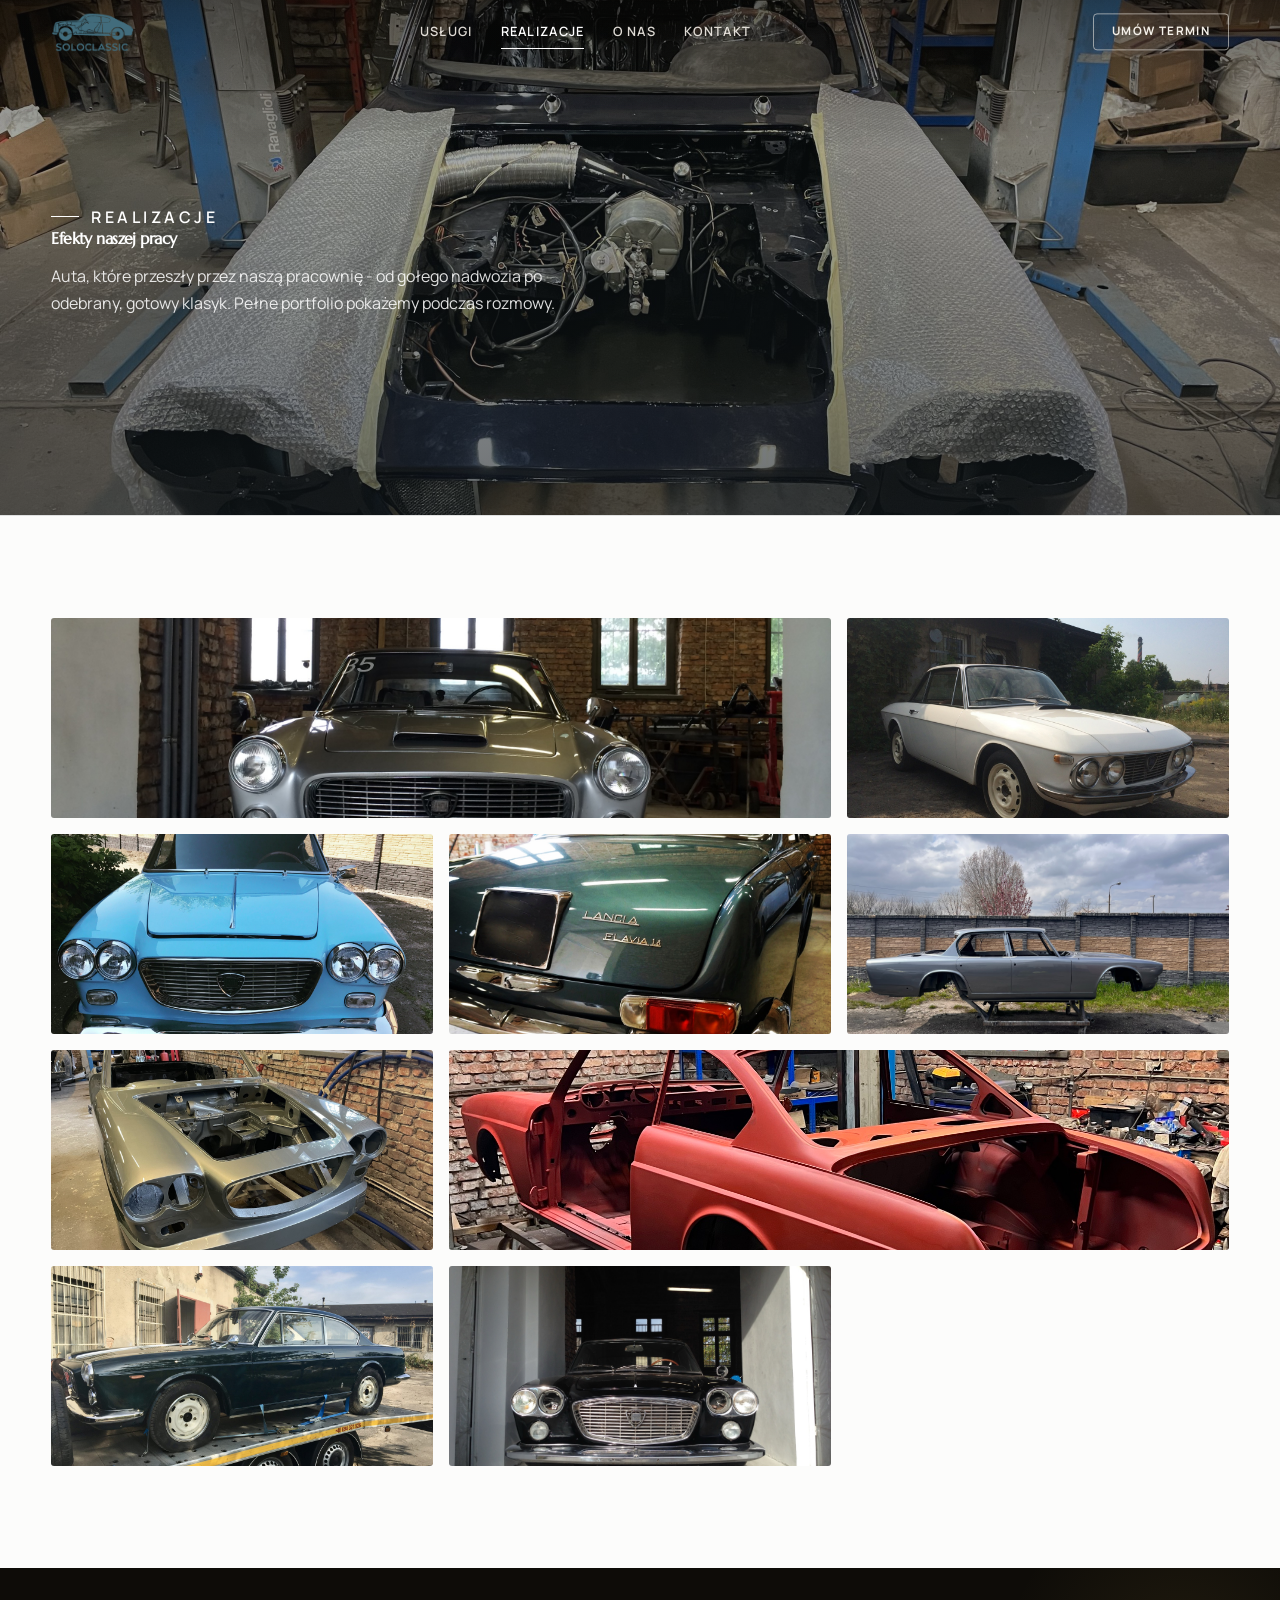
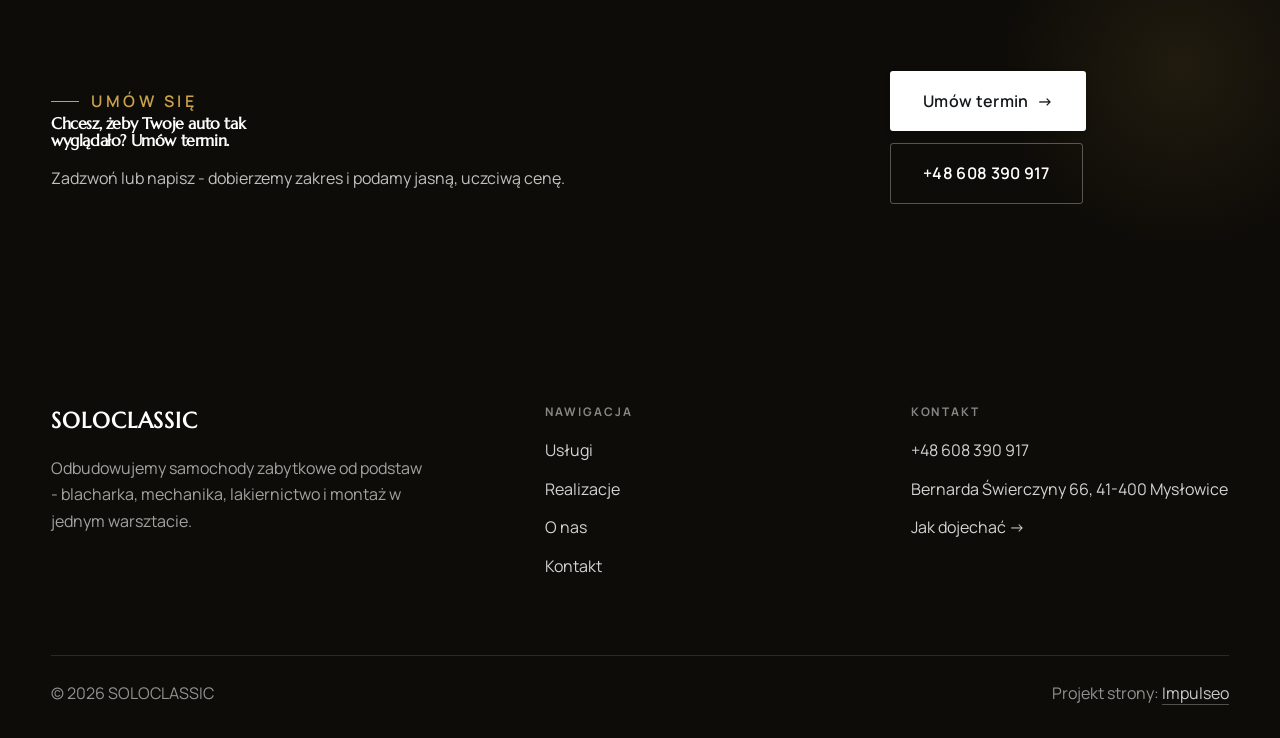
<file: realizacje.html>
<!DOCTYPE html>
<html lang="pl">
<head>
<meta charset="UTF-8">
<meta name="viewport" content="width=device-width, initial-scale=1.0">
<title>Realizacje - SOLOCLASSIC</title>
<meta name="description" content="Realizacje SOLOCLASSIC: Lancia po pełnej odbudowie - gotowa do odbioru, Lancia Fulvia Coupé po renowacji, Lancia po renowacji, przed odbiorem, Lancia Flavia 1.8 - plakietka po renowacji, Nadwozie przygotowane do lakierowania">
<link rel="preconnect" href="https://fonts.googleapis.com">
<link rel="preconnect" href="https://fonts.gstatic.com" crossorigin>
<link href="https://fonts.googleapis.com/css2?family=Marcellus&family=Manrope:wght@400;500;600;700&display=swap" rel="stylesheet">
<link rel="stylesheet" href="assets/styles.css">
</head>
<body>

<header class="nav">
  <div class="wrap nav-inner">
    <a class="brand brand-has-logo" href="index.html"><img class="brand-logo" src="img/logo.png" alt="SOLOCLASSIC"></a>
    <nav class="nav-links">
      <a href="oferta.html">Usługi</a>
      <a href="realizacje.html" class="active">Realizacje</a>
      <a href="o-nas.html">O nas</a>
      <a href="kontakt.html">Kontakt</a>
      <a href="kontakt.html" class="btn btn-accent">Umów termin</a>
    </nav>
    <button class="nav-toggle" aria-label="Menu"><span></span><span></span><span></span></button>
  </div>
</header>

<section class="pagehead">
  <img src="img/g9.jpg" alt="SOLOCLASSIC - Efekty naszej pracy">
  <div class="wrap">
    <span class="eyebrow">Realizacje</span>
    <h1>Efekty naszej pracy</h1>
    <p>Auta, które przeszły przez naszą pracownię - od gołego nadwozia po odebrany, gotowy klasyk. Pełne portfolio pokażemy podczas rozmowy.</p>
  </div>
</section>
<section>
  <div class="wrap">
    <div class="gallery">
      <div class="tile t-two3 reveal"><img src="img/g1.jpg" alt="Lancia po pełnej odbudowie - gotowa do odbioru" loading="lazy"><div class="cap">Lancia po pełnej odbudowie - gotowa do odbioru</div></div>
      <div class="tile t-third reveal"><img src="img/g2.jpg" alt="Lancia Fulvia Coupé po renowacji" loading="lazy"><div class="cap">Lancia Fulvia Coupé po renowacji</div></div>
      <div class="tile t-third reveal"><img src="img/g3.jpg" alt="Lancia po renowacji, przed odbiorem" loading="lazy"><div class="cap">Lancia po renowacji, przed odbiorem</div></div>
      <div class="tile t-third reveal"><img src="img/g4.jpg" alt="Lancia Flavia 1.8 - plakietka po renowacji" loading="lazy"><div class="cap">Lancia Flavia 1.8 - plakietka po renowacji</div></div>
      <div class="tile t-third reveal"><img src="img/g5.jpg" alt="Nadwozie przygotowane do lakierowania" loading="lazy"><div class="cap">Nadwozie przygotowane do lakierowania</div></div>
      <div class="tile t-third reveal"><img src="img/g6.jpg" alt="Nadwozie kabrioletu w trakcie odbudowy" loading="lazy"><div class="cap">Nadwozie kabrioletu w trakcie odbudowy</div></div>
      <div class="tile t-two3 reveal"><img src="img/g7.jpg" alt="Karoseria po lakierowaniu, przed montażem" loading="lazy"><div class="cap">Karoseria po lakierowaniu, przed montażem</div></div>
      <div class="tile t-third reveal"><img src="img/g8.jpg" alt="Odbiór klasyka - transport na lawecie" loading="lazy"><div class="cap">Odbiór klasyka - transport na lawecie</div></div>
      <div class="tile t-third reveal"><img src="img/about.jpg" alt="Prace przy komorze silnika po lakierowaniu" loading="lazy"><div class="cap">Prace przy komorze silnika po lakierowaniu</div></div>
    </div>
  </div>
</section>
<section class="cta">
  <div class="wrap">
    <div class="reveal">
      <span class="eyebrow">Umów się</span>
      <h2>Chcesz, żeby Twoje auto tak wyglądało? Umów termin.</h2>
      <p>Zadzwoń lub napisz - dobierzemy zakres i podamy jasną, uczciwą cenę.</p>
    </div>
    <div class="cta-actions reveal">
      <a href="kontakt.html" class="btn btn-light">Umów termin <span class="arr">→</span></a>
      <a href="tel:+48608390917" class="btn btn-ghost" style="color:#fff;border-color:rgba(255,255,255,.3)">+48 608 390 917</a>
    </div>
  </div>
</section>

<footer>
  <div class="wrap">
    <div class="foot-grid">
      <div class="foot-brand">
        <div class="name">SOLOCLASSIC</div>
        <p>Odbudowujemy samochody zabytkowe od podstaw - blacharka, mechanika, lakiernictwo i montaż w jednym warsztacie.</p>
      </div>
      <div class="foot-col">
        <h4>Nawigacja</h4>
        <a href="oferta.html">Usługi</a>
        <a href="realizacje.html">Realizacje</a>
        <a href="o-nas.html">O nas</a>
        <a href="kontakt.html">Kontakt</a>
      </div>
      <div class="foot-col">
        <h4>Kontakt</h4>
        <a href="tel:+48608390917">+48 608 390 917</a>
        <p>Bernarda Świerczyny 66, 41-400 Mysłowice</p>
        <a href="https://maps.google.com/?cid=10009686109961606623" target="_blank" rel="noopener">Jak dojechać →</a>
      </div>
    </div>
    <div class="foot-bot">
      <span>© 2026 SOLOCLASSIC</span>
      <span>Projekt strony: <a class="foot-credit" href="https://impulseo.pl" target="_blank" rel="noopener">Impulseo</a></span>
    </div>
  </div>
</footer>
<div class="sticky-reserve"><a class="sr-book" href="kontakt.html">Umów termin</a><a class="sr-call" href="tel:+48608390917" aria-label="Zadzwoń"><svg class="ico-tel" width="16" height="16" viewBox="0 0 24 24" fill="none" aria-hidden="true"><path d="M6.6 10.8a15.5 15.5 0 0 0 6.6 6.6l2.2-2.2a1 1 0 0 1 1-.24 11.4 11.4 0 0 0 3.6.58 1 1 0 0 1 1 1V20a1 1 0 0 1-1 1A17 17 0 0 1 3 4a1 1 0 0 1 1-1h3.5a1 1 0 0 1 1 1c0 1.25.2 2.46.58 3.6a1 1 0 0 1-.25 1l-2.23 2.2Z" fill="currentColor"/></svg></a></div>

<script src="assets/main.js"></script>
</body>
</html>
</file>
<file: assets/styles.css>
/* ============================================================
   STOLBASZ — premium, architektoniczny B2B fit-out
   Jasna paleta, zero brązu. System wg premium-web-craft.
   Projekt strony: Impulseo (impulseo.pl)
   ============================================================ */

:root{
  /* PALETA — jasna, architektoniczna, chłodna */
  --paper:#FCFCFB;          /* główne tło */
  --paper-2:#F2F1EE;        /* sekcje alternatywne (chłodny jasny szary) */
  --paper-3:#E9ECEB;        /* delikatne wypełnienia */
  --ink:#15191C;            /* tekst główny — chłodny grafit */
  --ink-soft:#3A4248;       /* nagłówki drugorzędne */
  --muted:#5E666C;          /* tekst poboczny */
  --line:rgba(21,25,28,.12);/* hairline */
  --accent:#C9A24B;         /* stonowany petrol-slate — jedyny akcent */
  --accent-d:#B08A38;
  --accent-soft:rgba(201,162,75,.10);
  --dark:#0E0C08;           /* sekcje ciemne (stopka/CTA) */

  /* ODSTĘPY — skala 4/8 */
  --space-1:4px; --space-2:8px; --space-3:12px; --space-4:16px; --space-5:24px;
  --space-6:32px; --space-7:48px; --space-8:64px; --space-9:96px; --space-10:128px;

  /* TYPOGRAFIA — fluid clamp() */
  --text-sm:clamp(.82rem,.8rem+.1vw,.9rem);
  --text-base:clamp(1rem,.97rem+.15vw,1.1rem);
  --text-lg:clamp(1.12rem,1.05rem+.3vw,1.3rem);
  --text-h3:clamp(1.2rem,1.1rem+.5vw,1.5rem);
  --text-h2:clamp(1.9rem,1.5rem+1.9vw,2.8rem);
  --text-h1:clamp(2.6rem,1.9rem+3.6vw,4.6rem);

  /* PROMIENIE — architektoniczne, raczej ostre */
  --r-sm:3px; --r-md:6px; --r-lg:10px;

  /* RUCH */
  --ease:cubic-bezier(.25,.46,.45,.94); --dur:.24s;

  /* CIENIE — miękkie, warstwowe */
  --sh-sm:0 1px 2px rgba(16,24,32,.04), 0 2px 8px rgba(16,24,32,.05);
  --sh-md:0 2px 6px rgba(16,24,32,.05), 0 12px 28px -8px rgba(16,24,32,.12);
  --sh-lg:0 6px 14px rgba(16,24,32,.07), 0 26px 56px -18px rgba(16,24,32,.22);

  --hairline:1px solid var(--line);

  --font-display:'Marcellus','Manrope',serif;
  --font-body:'Manrope',sans-serif;
}

*{box-sizing:border-box;margin:0;padding:0}
html{scroll-behavior:smooth}
body{
  font-family:var(--font-body);
  font-size:var(--text-base);
  line-height:1.65;
  color:var(--ink);
  background:var(--paper);
  -webkit-font-smoothing:antialiased;
  text-rendering:optimizeLegibility;
}
img{max-width:100%;display:block}
a{color:inherit;text-decoration:none}

.wrap{width:min(92%,1180px);margin-inline:auto}
section{padding-block:clamp(52px,6.5vw,96px)}

h1,h2,h3{font-family:var(--font-display);font-weight:700;line-height:1.08;letter-spacing:-.02em;color:var(--ink)}
h1{font-size:var(--text-h1);letter-spacing:-.035em}
h2{font-size:var(--text-h2);letter-spacing:-.025em}
h3{font-size:var(--text-h3)}
p{max-width:65ch}

.eyebrow{
  font-family:var(--font-body);
  font-size:var(--text-sm);
  font-weight:600;
  letter-spacing:.18em;
  text-transform:uppercase;
  color:var(--accent);
  display:inline-flex;align-items:center;gap:var(--space-3);
}
.eyebrow::before{content:"";width:28px;height:1px;background:var(--accent);display:inline-block}

.muted{color:var(--muted)}
.lead{font-size:var(--text-lg);line-height:1.55;color:var(--ink-soft);max-width:50ch}

/* ---------- BUTTONS ---------- */
.btn{
  display:inline-flex;align-items:center;gap:var(--space-2);
  font-weight:600;font-size:var(--text-sm);letter-spacing:.02em;
  padding:var(--space-4) var(--space-6);
  border-radius:var(--r-sm);
  transition:transform var(--dur) var(--ease),box-shadow var(--dur) var(--ease),background var(--dur) var(--ease);
  cursor:pointer;border:1px solid transparent;
}
.btn-accent{background:var(--accent);color:#fff;box-shadow:var(--sh-sm)}
.btn-accent:hover{background:var(--accent-d);transform:translateY(-2px);box-shadow:var(--sh-md)}
.btn-accent:active{transform:translateY(0);box-shadow:var(--sh-sm)}
.btn-ghost{background:transparent;color:var(--ink);border-color:var(--line)}
.btn-ghost:hover{border-color:var(--accent);color:var(--accent);transform:translateY(-2px)}
.btn-light{background:#fff;color:var(--ink);box-shadow:var(--sh-sm)}
.btn-light:hover{transform:translateY(-2px);box-shadow:var(--sh-md)}
.btn .arr{transition:transform var(--dur) var(--ease)}
.btn:hover .arr{transform:translateX(4px)}

/* ---------- NAV ---------- */
.nav{
  position:sticky;top:0;z-index:50;
  background:color-mix(in srgb,var(--paper) 88%,transparent);
  backdrop-filter:saturate(140%) blur(10px);
  border-bottom:var(--hairline);
}
.nav-inner{display:flex;align-items:center;justify-content:space-between;height:72px}
.brand{display:flex;flex-direction:column;line-height:1}
.brand .name{font-family:var(--font-display);font-weight:800;font-size:1.35rem;letter-spacing:.04em}
.brand .sub{font-size:.62rem;letter-spacing:.34em;text-transform:uppercase;color:var(--muted);margin-top:5px}
.nav-links{display:flex;align-items:center;gap:var(--space-6)}
.nav-links a{font-size:var(--text-sm);font-weight:500;color:var(--ink-soft);position:relative;padding-block:4px;transition:color var(--dur) var(--ease)}
.nav-links a::after{content:"";position:absolute;left:0;bottom:0;width:0;height:1.5px;background:var(--accent);transition:width var(--dur) var(--ease)}
.nav-links a:hover,.nav-links a.active{color:var(--ink)}
.nav-links a:hover::after,.nav-links a.active::after{width:100%}
.nav-links .btn{padding:var(--space-2) var(--space-5)}
/* przyciski w nav: właściwy kolor (przebij .nav-links a) + bez podkreślenia */
.nav-links a.btn-accent{color:#fff}
.nav-links a.btn-ghost,.nav-links a.btn-light{color:var(--ink)}
.nav-links a.btn::after{display:none}
.nav-toggle{display:none;background:none;border:none;cursor:pointer;flex-direction:column;gap:5px;padding:8px}
.nav-toggle span{width:24px;height:2px;background:var(--ink);transition:var(--dur)}

/* ---------- HERO (split) ---------- */
.hero{position:relative;overflow:hidden;border-bottom:var(--hairline)}
.hero-grid{display:grid;grid-template-columns:1.05fr .95fr;gap:clamp(24px,4vw,60px);align-items:center;
  padding-block:clamp(36px,4.5vw,64px)}
.hero-copy .eyebrow{margin-bottom:var(--space-5)}
.hero-copy h1{margin-bottom:var(--space-5)}
.hero-copy .lead{margin-bottom:var(--space-7)}
.hero-actions{display:flex;flex-wrap:wrap;gap:var(--space-4)}
.hero-art{position:relative;aspect-ratio:4/3;border-radius:var(--r-lg);overflow:hidden;box-shadow:var(--sh-lg)}
.hero-art img{width:100%;height:100%;object-fit:cover}
.hero-art::after{content:"";position:absolute;inset:0;background:linear-gradient(180deg,transparent 55%,rgba(18,24,28,.28))}
.hero-badge{position:absolute;left:var(--space-5);bottom:var(--space-5);z-index:2;
  background:rgba(252,252,251,.94);backdrop-filter:blur(4px);
  border-radius:var(--r-md);padding:var(--space-4) var(--space-5);box-shadow:var(--sh-md);max-width:78%}
.hero-badge strong{display:block;font-family:var(--font-display);font-size:1rem;letter-spacing:-.01em}
.hero-badge span{font-size:var(--text-sm);color:var(--muted)}

/* ---------- HERO duży / kinowy (strona główna) ---------- */
.hero-cine{position:relative;min-height:clamp(560px,82vh,840px);min-height:clamp(560px,82svh,840px);display:flex;align-items:center;overflow:hidden;border-bottom:var(--hairline)}
.hero-cine>img{position:absolute;inset:0;width:100%;height:100%;object-fit:cover;z-index:0}
.hero-cine::after{content:"";position:absolute;inset:0;z-index:1;
  background:linear-gradient(95deg,rgba(13,18,23,.86) 0%,rgba(13,18,23,.64) 32%,rgba(13,18,23,.24) 62%,rgba(13,18,23,.04) 100%)}
.hero-cine .wrap{position:relative;z-index:2;padding-block:var(--space-8)}
.hero-cine .hero-copy{max-width:660px}
.hero-cine .eyebrow{color:#fff;margin-bottom:var(--space-5)}
.hero-cine .eyebrow::before{background:#fff}
.hero-cine h1{color:#fff;margin-bottom:var(--space-5);font-size:clamp(2.9rem,2rem+4.4vw,5.2rem)}
.hero-cine .lead{color:rgba(255,255,255,.92);max-width:48ch;margin-bottom:var(--space-7)}
.hero-cine .hero-actions{display:flex;flex-wrap:wrap;gap:var(--space-4)}
@media(max-width:680px){
  .hero-cine{min-height:clamp(520px,76vh,640px);min-height:clamp(520px,76svh,640px);align-items:flex-end}
  .hero-cine::after{background:linear-gradient(0deg,rgba(13,18,23,.9) 6%,rgba(13,18,23,.45) 55%,rgba(13,18,23,.25) 100%)}
  .hero-cine .wrap{padding-bottom:var(--space-9)}
}

/* full-bleed hero variant (podstrony) */
.pagehead{position:relative;min-height:46vh;min-height:46svh;display:flex;align-items:flex-end;overflow:hidden;border-bottom:var(--hairline)}
.pagehead img{position:absolute;inset:0;width:100%;height:100%;object-fit:cover}
.pagehead::after{content:"";position:absolute;inset:0;background:linear-gradient(180deg,rgba(18,24,28,.25),rgba(18,24,28,.62))}
.pagehead .wrap{position:relative;z-index:2;padding-block:var(--space-9);color:#fff}
.pagehead h1{color:#fff;max-width:18ch}
.pagehead .eyebrow{color:#fff}
.pagehead .eyebrow::before{background:#fff}
.pagehead p{color:rgba(255,255,255,.86);margin-top:var(--space-4);max-width:54ch}

/* ---------- STRIP (pasek skrótów / liczby) ---------- */
.strip{background:var(--dark);color:#fff}
.strip .wrap{display:grid;grid-template-columns:repeat(4,1fr);gap:var(--space-6);padding-block:var(--space-8)}
.strip .item .k{font-family:var(--font-display);font-size:clamp(1.6rem,1.2rem+1.4vw,2.4rem);font-weight:800;letter-spacing:-.02em;color:#fff}
.strip .item .v{font-size:var(--text-sm);color:rgba(255,255,255,.66);margin-top:var(--space-2);line-height:1.45}
.strip .item{border-left:2px solid var(--accent);padding-left:var(--space-5)}

/* ---------- SECTION HEAD ---------- */
.head{max-width:48rem;margin-bottom:var(--space-8)}
.head.center{margin-inline:auto;text-align:center}
.head .eyebrow{margin-bottom:var(--space-4)}
.head h2{margin-bottom:var(--space-4)}
.head p{color:var(--muted);font-size:var(--text-lg);line-height:1.55}
.head.center p{margin-inline:auto}

/* ---------- INTRO SPLIT ---------- */
.split{display:grid;grid-template-columns:.92fr 1.08fr;gap:clamp(28px,5vw,80px);align-items:center}
.split.rev{grid-template-columns:1.08fr .92fr}
.split.rev .split-art{order:-1}
.split-art{position:relative;aspect-ratio:5/4;border-radius:var(--r-lg);overflow:hidden;box-shadow:var(--sh-lg)}
.split-art img{width:100%;height:100%;object-fit:cover}
.split-copy h2{margin-bottom:var(--space-5)}
.split-copy p+p{margin-top:var(--space-4)}
.split-copy .btn{margin-top:var(--space-6)}

/* ---------- SERVICES (zakres) ---------- */
.svc-grid{display:grid;grid-template-columns:repeat(auto-fit,minmax(280px,1fr));gap:var(--space-5)}
.svc{background:#fff;border:var(--hairline);border-radius:var(--r-md);padding:var(--space-7) var(--space-6);
  transition:transform var(--dur) var(--ease),box-shadow var(--dur) var(--ease),border-color var(--dur) var(--ease);
  position:relative;overflow:hidden}
.svc::before{content:"";position:absolute;left:0;top:0;width:3px;height:0;background:var(--accent);transition:height var(--dur) var(--ease)}
.svc:hover{transform:translateY(-4px);box-shadow:var(--sh-md);border-color:transparent}
.svc:hover::before{height:100%}
.svc .ic{font-family:var(--font-display);font-size:.8rem;font-weight:700;letter-spacing:.12em;color:var(--accent);margin-bottom:var(--space-4)}
.svc h3{margin-bottom:var(--space-3);font-size:1.22rem}
.svc p{color:var(--muted);font-size:var(--text-base);line-height:1.6}

/* big detailed service rows */
.svc-row{display:grid;grid-template-columns:.8fr 1.2fr;gap:clamp(20px,4vw,60px);align-items:center;padding-block:var(--space-8)}
.svc-row+.svc-row{border-top:var(--hairline)}
.svc-row.rev{grid-template-columns:1.2fr .8fr}
.svc-row.rev .svc-row-art{order:-1}
.svc-row-art{aspect-ratio:4/3;border-radius:var(--r-md);overflow:hidden;box-shadow:var(--sh-md)}
.svc-row-art img{width:100%;height:100%;object-fit:cover}
.svc-row h3{font-size:1.5rem;margin-bottom:var(--space-4)}
.svc-row .num{font-family:var(--font-display);font-size:.85rem;font-weight:700;letter-spacing:.14em;color:var(--accent);display:block;margin-bottom:var(--space-3)}
.svc-row ul{list-style:none;margin-top:var(--space-4);display:flex;flex-direction:column;gap:var(--space-2)}
.svc-row li{position:relative;padding-left:var(--space-5);color:var(--muted);font-size:var(--text-base)}
.svc-row li::before{content:"";position:absolute;left:0;top:.62em;width:8px;height:1px;background:var(--accent)}

/* ---------- GALLERY (realizacje) ---------- */
.gallery{display:grid;grid-template-columns:repeat(12,1fr);gap:var(--space-4);grid-auto-rows:200px}
/* GALERIA MASONRY — pionowe zdjęcia (portrety beauty/wellness) bez przycinania: kolumny, height auto */
.gallery-masonry{column-count:3;column-gap:var(--space-4)}
@media(max-width:900px){.gallery-masonry{column-count:2}}
@media(max-width:560px){.gallery-masonry{column-count:1}}
.gallery-masonry .m-tile{break-inside:avoid;margin:0 0 var(--space-4);padding:0;position:relative;overflow:hidden;border-radius:var(--r-md);border:1px solid var(--line)}
.gallery-masonry .m-tile img{width:100%;height:auto;display:block}
.gallery-masonry .m-tile .cap{position:absolute;left:0;right:0;bottom:0;padding:var(--space-4);color:#fff;background:linear-gradient(0deg,rgba(0,0,0,.55),transparent);font-size:var(--text-sm)}
.tile{position:relative;overflow:hidden;border-radius:var(--r-md);box-shadow:var(--sh-sm);
  transition:transform var(--dur) var(--ease),box-shadow var(--dur) var(--ease)}
.tile img{width:100%;height:100%;object-fit:cover;transition:transform .6s var(--ease)}
.tile:hover{box-shadow:var(--sh-md)}
.tile:hover img{transform:scale(1.05)}
.tile .cap{position:absolute;left:0;right:0;bottom:0;padding:var(--space-5) var(--space-4) var(--space-4);
  background:linear-gradient(transparent,rgba(18,24,28,.78));color:#fff;
  font-size:var(--text-sm);font-weight:600;letter-spacing:.01em;
  opacity:0;transform:translateY(8px);transition:var(--dur) var(--ease)}
.tile:hover .cap{opacity:1;transform:translateY(0)}
.tile .cap small{display:block;font-weight:400;opacity:.78;letter-spacing:.04em;text-transform:uppercase;font-size:.66rem;margin-top:3px}
/* bento spans */
.t-wide{grid-column:span 6}
.t-tall{grid-column:span 6;grid-row:span 2}
.t-std{grid-column:span 6}
.t-third{grid-column:span 4}
.t-two3{grid-column:span 8}

/* ---------- TRUST / WIARYGODNOŚĆ ---------- */
.trust{background:var(--paper-2)}
.trust-grid{display:grid;grid-template-columns:repeat(auto-fit,minmax(240px,1fr));gap:var(--space-5);margin-top:var(--space-7)}
.trust-card{background:#fff;border-radius:var(--r-md);padding:var(--space-7) var(--space-6);box-shadow:var(--sh-sm);border-top:3px solid var(--accent)}
.trust-card .big{font-family:var(--font-display);font-size:clamp(1.8rem,1.3rem+1.6vw,2.6rem);font-weight:800;letter-spacing:-.02em;color:var(--ink);line-height:1}
.trust-card h3{font-size:1.12rem;margin:var(--space-3) 0 var(--space-2)}
.trust-card p{color:var(--muted);font-size:var(--text-base);line-height:1.55}

/* ---------- CTA band ---------- */
.cta{background:var(--dark);color:#fff;position:relative;overflow:hidden}
.cta .wrap{display:grid;grid-template-columns:1.4fr .6fr;gap:var(--space-7);align-items:center;position:relative;z-index:2}
.cta h2{color:#fff;max-width:20ch}
.cta p{color:rgba(255,255,255,.74);margin-top:var(--space-4)}
.cta-actions{display:flex;flex-direction:column;gap:var(--space-3);align-items:flex-start}
.cta::before{content:"";position:absolute;right:-80px;top:-80px;width:360px;height:360px;border-radius:50%;
  background:radial-gradient(circle,var(--accent-soft),transparent 70%)}

/* ---------- CONTACT ---------- */
.contact-grid{display:grid;grid-template-columns:.85fr 1.15fr;gap:clamp(28px,4vw,56px);align-items:start}
.info-list{display:flex;flex-direction:column;gap:var(--space-2)}
.info-row{display:flex;gap:var(--space-4);align-items:flex-start;padding-block:var(--space-4);border-bottom:var(--hairline)}
.info-row .ic{flex:none;width:42px;height:42px;display:grid;place-items:center;border-radius:50%;
  background:var(--accent-soft);color:var(--accent);font-size:1.05rem}
.info-row .lbl{font-size:.72rem;letter-spacing:.14em;text-transform:uppercase;color:var(--muted)}
.info-row .val{font-weight:600;font-size:var(--text-base);margin-top:2px}
.info-row a.val:hover{color:var(--accent)}
.map{border:none;border-radius:var(--r-lg);box-shadow:var(--sh-md);width:100%;height:100%;min-height:380px;filter:grayscale(.2) contrast(1.02)}
.form{background:#fff;border:var(--hairline);border-radius:var(--r-lg);padding:clamp(24px,3vw,40px);box-shadow:var(--sh-sm)}
.form .fld{margin-bottom:var(--space-5)}
.form label{display:block;font-size:var(--text-sm);font-weight:600;margin-bottom:var(--space-2)}
.form input,.form textarea{width:100%;font-family:inherit;font-size:var(--text-base);color:var(--ink);
  padding:var(--space-4);border:var(--hairline);border-radius:var(--r-sm);background:var(--paper);transition:border-color var(--dur)}
.form input:focus,.form textarea:focus{outline:none;border-color:var(--accent);background:#fff}
.form textarea{resize:vertical;min-height:120px}
.form .note{font-size:var(--text-sm);color:var(--muted);margin-top:var(--space-3)}

/* ---------- FOOTER ---------- */
footer{background:var(--dark);color:#fff;padding-block:var(--space-9) var(--space-6)}
.foot-grid{display:grid;grid-template-columns:1.4fr 1fr 1fr;gap:var(--space-7);margin-bottom:var(--space-8)}
.foot-brand .name{font-family:var(--font-display);font-weight:800;font-size:1.4rem;letter-spacing:.04em}
.foot-brand p{color:rgba(255,255,255,.62);margin-top:var(--space-4);font-size:var(--text-base);max-width:38ch}
.foot-col h4{font-size:.74rem;letter-spacing:.16em;text-transform:uppercase;color:rgba(255,255,255,.5);margin-bottom:var(--space-4)}
.foot-col a,.foot-col p{display:block;color:rgba(255,255,255,.82);font-size:var(--text-base);margin-bottom:var(--space-3)}
.foot-col a:hover{color:#fff}
.foot-bot{border-top:1px solid rgba(255,255,255,.12);padding-top:var(--space-5);display:flex;justify-content:space-between;flex-wrap:wrap;gap:var(--space-3);
  font-size:var(--text-sm);color:rgba(255,255,255,.55)}
.foot-bot a:hover{color:#fff}

/* ---------- REVEAL ---------- */
.reveal{opacity:0;transform:translateY(22px);transition:opacity .6s var(--ease),transform .6s var(--ease)}
.reveal.in{opacity:1;transform:none}

/* ---------- RESPONSIVE ---------- */
@media(max-width:920px){
  .hero-grid,.split,.split.rev,.svc-row,.svc-row.rev,.cta .wrap,.contact-grid,.foot-grid{grid-template-columns:1fr}
  .split.rev .split-art,.svc-row.rev .svc-row-art{order:0}
  .hero-art{aspect-ratio:16/10;max-height:420px}
  .strip .wrap{grid-template-columns:repeat(2,1fr);gap:var(--space-7)}
  .gallery{grid-auto-rows:180px}
  .t-wide,.t-tall,.t-std,.t-third,.t-two3{grid-column:span 6}
  .t-tall{grid-row:span 1}
  .cta-actions{flex-direction:row;flex-wrap:wrap}
  .foot-grid{gap:var(--space-6)}
}
@media(max-width:680px){
  .nav-links{position:fixed;inset:72px 0 auto 0;background:var(--paper);flex-direction:column;align-items:stretch;
    gap:0;padding:var(--space-4) 6%;border-bottom:var(--hairline);box-shadow:var(--sh-md);
    transform:translateY(-120%);transition:transform var(--dur) var(--ease)}
  .nav-links.open{transform:translateY(0)}
  .nav-links a{padding-block:var(--space-4);border-bottom:var(--hairline)}
  .nav-links .btn{margin-top:var(--space-3);justify-content:center}
  .nav-toggle{display:flex}
  .strip .wrap{grid-template-columns:1fr}
  .gallery{grid-template-columns:repeat(6,1fr)}
  .foot-grid{grid-template-columns:1fr}
}
@media(prefers-reduced-motion:reduce){
  *{animation-duration:.01ms!important;transition:none!important}
  .reveal{opacity:1!important;transform:none!important}
  html{scroll-behavior:auto}
}

/* ============================================================
   PREMIUM LAYER — destylat deep-researchu branż (anty-AI, spokój).
   Zmienne STOLBASZ (--accent/--ink/--paper/--line/--dark). Ruch ledwo
   zauważalny, krzywa cubic-bezier(.16,.84,.44,1); prefers-reduced-motion
   pokryte blanketem wyżej. Karty hairline zamiast cieni = #1 sygnał „nie-AI".
   ============================================================ */

/* więcej oddechu między sekcjami (liderzy: 110-130px) */
section{padding-block:clamp(64px,8vw,128px)}

/* 1) Aksamitny reveal — dłuższa, miękka krzywa zamiast „skoku" */
.reveal{transition:opacity .9s cubic-bezier(.16,.84,.44,1),transform .9s cubic-bezier(.16,.84,.44,1);will-change:opacity,transform}
/* stagger TYLKO w galerii (tam pozycja = porządek dzieci) */
.gallery .reveal:nth-child(2){transition-delay:.07s}
.gallery .reveal:nth-child(3){transition-delay:.14s}
.gallery .reveal:nth-child(4){transition-delay:.21s}
.gallery .reveal:nth-child(5){transition-delay:.28s}
.gallery .reveal:nth-child(6){transition-delay:.35s}

/* 2) Hero STATYCZNY na .hero-cine — Ken Burns CAŁKIEM WYŁĄCZONY 26.06 (3. zgłoszenie Szymona).
   GENEZA: animowanie scale na <img> hero z teksturami (cegły/framugi) re-samplinguje obraz
   klatka po klatce → na części ekranów drobne drganie/shimmer = „heroshot się trzęsie".
   translateY usunięto wcześniej, scale-only + will-change/GPU NIE wystarczyły do GWARANCJI gładkości.
   Krzysztof zażądał pewności („make sure, że błąd się nie pojawi") > efekt. Zero animacji = 0% drgania.
   Delikatny zoom zostaje TYLKO w pełnoekranowych hero gastro/studio (hg-bg/hs-bg — tło, inny
   mechanizm, chwalone, nigdy nie zgłaszane). NIE wracać do KB na .hero-cine bez realnego testu
   na sprzęcie klienta — to ryzyko regresji „trzęsienia”. */
/* BEZPIECZNY "wow" na hero = jednorazowy FADE-IN (opacity), nie zoom.
   opacity nie dotyka bitmapy → gładkie na KAŻDYM zdjęciu/ekranie/GPU, zero ryzyka migotania.
   Geometryczny ruch (scale/translate) na .hero-cine jest ZAKAZANY (bramka pilnuje). */
@keyframes heroFade{from{opacity:0}to{opacity:1}}
.hero-cine>img{transform:none;animation:heroFade 1.1s ease-out both}

/* 3) Akcentowy hairline pod nagłówkiem sekcji, który „rysuje się" przy wejściu */
.head h2{position:relative;padding-bottom:18px}
.head h2::after{content:"";position:absolute;left:0;bottom:0;height:1px;width:0;background:var(--accent);transition:width 1s cubic-bezier(.16,.84,.44,1) .15s}
.head.center h2::after{left:50%;transform:translateX(-50%)}
.head.reveal.in h2::after,.head.center.reveal.in h2::after{width:54px}

/* 4) Karty HAIRLINE zamiast cieni/zaokrągleń (najmocniejszy anty-AI detal) */
.svc{background:transparent;border:1px solid var(--line);border-radius:var(--r-sm);box-shadow:none}
.svc:hover{box-shadow:none;border-color:var(--accent);transform:translateY(-3px)}
.trust-card{background:transparent;box-shadow:none;border:1px solid var(--line);border-top:2px solid var(--accent);border-radius:var(--r-sm)}
.tile{box-shadow:none;border-radius:var(--r-sm)}
.tile:hover{box-shadow:none}

/* 5) Sticky-nav kondensuje się po przewinięciu (sygnał dopracowania) */
.nav{transition:box-shadow .4s ease,background .4s ease}
.nav.is-stuck{box-shadow:0 1px 0 var(--line),0 14px 30px -24px rgba(0,0,0,.45)}
.nav-inner{transition:height .35s var(--ease)}
.nav.is-stuck .nav-inner{height:60px}

/* 6) MANIFESTO — pełnoekranowy cytat-bohater (zastępuje generyczne „Dlaczego my") */
.manifesto{background:var(--paper-2);text-align:center}
.manifesto .wrap{max-width:60rem}
.manifesto p{font-family:var(--font-display);font-style:italic;font-size:clamp(1.6rem,1rem+2.4vw,2.8rem);line-height:1.32;color:var(--ink-soft);margin-inline:auto;max-width:26ch;position:relative;padding-top:var(--space-8)}
.manifesto p::before{content:"";position:absolute;top:0;left:50%;transform:translateX(-50%);width:54px;height:1px;background:var(--accent)}
.manifesto p span{color:var(--accent);font-style:italic}

/* 7) GATEWAYS — 3 duże bramy-zdjęcia (zamiast paska menu usług) */
.gateways{display:grid;grid-template-columns:repeat(3,1fr);gap:var(--space-4)}
.gateway{position:relative;aspect-ratio:3/4;overflow:hidden;border-radius:var(--r-sm);display:block}
.gateway img{width:100%;height:100%;object-fit:cover;transition:transform .8s var(--ease),filter .5s var(--ease)}
.gateway::after{content:"";position:absolute;inset:0;background:linear-gradient(180deg,transparent 38%,rgba(18,24,28,.74))}
.gateway:hover img{transform:scale(1.05);filter:brightness(1.05)}
.gateway .g-ttl{position:absolute;left:0;right:0;bottom:0;z-index:2;padding:var(--space-6) var(--space-5);color:#fff;font-family:var(--font-display);font-size:1.45rem;letter-spacing:-.01em;line-height:1.15}
.gateway .g-ttl small{display:block;font-family:var(--font-body);font-size:var(--text-sm);font-weight:400;opacity:.82;letter-spacing:.03em;margin-top:5px}
@media(max-width:760px){.gateways{grid-template-columns:1fr}.gateway{aspect-ratio:16/10}}

/* 8) LOGO klienta w nagłówku (gdy podane --logo) */
.brand-logo{height:40px;width:auto;max-width:220px;object-fit:contain;display:block}
.nav.is-stuck .brand-logo{height:34px}
@media(max-width:680px){.brand-logo{height:32px}}

/* === rodzina: auto === */
/* ============================================================
   RODZINA: AUTO (detailing / auto-serwis / powłoki / lakiernictwo / myjnia)
   Doklejane NA WIERZCH base.css. Skin auto (Oswald + grafit/bursztyn).
   Filozofia: PREMIUM, MĘSKO, TECHNICZNIE + "Umów termin". Jasna baza, ciemne kinowe hero, Oswald CAPS.
   (Świadomie BEZ ciemnej bazy - dark-skin guard wymusza jasne tło; ciemne hero+paski daja dramat.)
   FAZA 3 (research wf_5b470404, topowe studia detailingu/powłok): osobny układ - hero-auto (kicker+claim+1 CTA),
   nav fixed przezroczysty->ciemny grafit + zwijany, spec-ribbon (sygnatura), pakiety powłok (1 ciemny band),
   before/after suwak, poziomy "bay" proces, marki. Pakiety/before-after/marki = BRAMKOWANE (tylko z reconu).
   ============================================================ */

/* --- Wersaliki na nagłówkach sekcji (motorsport/inżynierski sznyt) --- */
.head h2{text-transform:uppercase;letter-spacing:.015em}
.eyebrow{letter-spacing:.22em}

/* --- Ostrzejsze, "techniczne" karty --- */
.svc,.trust-card,.tile,.gateway,.svc-row-art,.split-art{border-radius:var(--r-sm)}

/* --- STICKY "Umów termin" (mobile) --- */
.sticky-reserve{display:none}
@media(max-width:820px){
  .sticky-reserve{display:flex;position:fixed;left:0;right:0;bottom:0;z-index:90;
    background:var(--line);box-shadow:0 -6px 20px -10px rgba(0,0,0,.4)}
  .sticky-reserve a{padding:15px 8px;text-align:center;font-weight:700;font-size:.95rem;text-transform:uppercase;letter-spacing:.03em}
  .sr-book{flex:1;background:var(--accent);color:#fff}
  .sr-call{width:60px;background:var(--paper);color:var(--ink);font-size:1.15rem;border-left:1px solid var(--line)}
  body{padding-bottom:56px}
}

/* ============================================================
   FAZA 3 - OSOBNY UKŁAD AUTO (detailing/powłoki). Wszystko poniżej doklejane na wierzch.
   ============================================================ */

/* --- Brass = ciemny tekst dla kontrastu (mosiądz #c8a04a + biel = za słaby kontrast) --- */
.btn-accent{color:#14171c}
.btn-accent:hover{color:#14171c}

/* === HERO AUTO: pełnoekranowe ciemne kino, blok dolny-lewy, Ken Burns, kontrast gwarantowany === */
.hero-auto{position:relative;height:100vh;height:100svh;min-height:560px;display:flex;align-items:flex-end;overflow:hidden;isolation:isolate;background:#0a0c0f}
.hero-auto .ha-bg{position:absolute;inset:0;width:100%;height:100%;object-fit:cover;z-index:-2;will-change:transform}
/* Ken Burns = TYLKO scale (zero translate = zero dryfu), DESKTOP-only (min-width:900) - zgodnie z konwencją base.css heroBreath, anty-jank na mobile */
@keyframes haKen{from{transform:scale(1.04)}to{transform:scale(1.12)}}
@media(min-width:900px){.hero-auto .ha-bg{animation:haKen 30s ease-out infinite alternate}}
/* Kontrast GWARANTOWANY niezależnie od zdjęcia: (a) ciemna LEWA kolumna pod tekstem (tekst jest do lewej, top->bottom),
   (b) górny scrim pod nav + dolny scrim. Nie liczymy na ciemne zdjęcie. */
.hero-auto .ha-veil{position:absolute;inset:0;z-index:-1;
  background:linear-gradient(90deg,rgba(10,12,15,.76) 0%,rgba(10,12,15,.34) 32%,rgba(10,12,15,0) 60%),
             linear-gradient(180deg,rgba(10,12,15,.42) 0%,rgba(10,12,15,0) 30%,rgba(10,12,15,.55) 78%,rgba(10,12,15,.82) 100%)}
.ha-inner{position:relative;z-index:2;margin:0 0 clamp(2.6rem,7vh,5rem) clamp(1.4rem,5vw,4rem);max-width:32ch}
.ha-tick{display:block;width:48px;height:3px;background:var(--accent);margin-bottom:clamp(1rem,2.4vh,1.6rem)}
.ha-kicker{display:block;font-family:var(--font-display);font-weight:600;text-transform:uppercase;
  letter-spacing:.22em;font-size:clamp(.72rem,1.4vw,.86rem);color:var(--accent);text-shadow:0 1px 10px rgba(0,0,0,.5)}
.ha-claim{font-family:var(--font-display);font-weight:700;text-transform:uppercase;letter-spacing:.005em;line-height:1.02;
  font-size:clamp(2.3rem,5.6vw,4.4rem);color:#fff;margin:clamp(.7rem,1.6vh,1.1rem) 0 clamp(1.5rem,3vh,2.2rem);
  text-shadow:0 2px 18px rgba(0,0,0,.55)}
.ha-cta{margin:0}
.ha-rating{margin:clamp(1rem,2vh,1.4rem) 0 0;color:#fff;font-weight:600;letter-spacing:.02em;font-size:var(--text-sm);opacity:.94;text-shadow:0 1px 10px rgba(0,0,0,.5)}
@media(max-width:640px){.ha-claim{font-size:clamp(2rem,9vw,2.7rem)}.ha-inner{margin-bottom:clamp(2rem,9vh,3.4rem)}}
@media(prefers-reduced-motion:reduce){.hero-auto .ha-bg{animation:none}}

/* === SPEC-RIBBON: poziomy pasek etykiet usług tuż pod hero (sygnatura strukturalna, NIE liczby) === */
.spec-ribbon{background:var(--paper);border-bottom:1px solid var(--line);padding-block:0}
.spec-ribbon .wrap{padding-block:var(--space-5)}
.sr-row{display:flex;flex-wrap:wrap;justify-content:center;align-items:center;gap:clamp(.8rem,2.4vw,2rem);list-style:none;margin:0;padding:0}
.sr-row li{font-family:var(--font-display);font-weight:600;text-transform:uppercase;letter-spacing:.14em;
  font-size:clamp(.7rem,1.3vw,.82rem);color:var(--ink-soft);display:flex;align-items:center}
.sr-row li:not(:last-child)::after{content:"";width:5px;height:5px;border-radius:50%;background:var(--accent);margin-left:clamp(.8rem,2.4vw,2rem)}

/* === PAKIETY POWŁOK: jedyny ciemny carbon-band w jasnej stronie (BRAMKOWANE) === */
.auto-dark{background:var(--ink)}
.auto-dark .head h2{color:#fff}
.auto-dark .head p{color:rgba(244,245,247,.74)}
.auto-dark .eyebrow{color:var(--accent)}
.auto-dark .eyebrow::before{background:var(--accent)}
.pakiety-grid{display:grid;grid-template-columns:repeat(3,1fr);gap:var(--space-6);margin-top:var(--space-8)}
.pakiet{background:rgba(255,255,255,.045);border:1px solid rgba(255,255,255,.12);border-radius:var(--r-sm);
  padding:var(--space-7) var(--space-6);display:flex;flex-direction:column;gap:var(--space-4)}
.pakiet h3{font-family:var(--font-display);text-transform:uppercase;letter-spacing:.04em;color:#fff;font-size:1.3rem}
.pak-lata{display:flex;align-items:baseline;gap:.5rem}
.pak-lata b{font-family:var(--font-display);font-size:2.4rem;line-height:1;color:var(--accent);font-weight:700}
.pak-lata span{font-size:var(--text-sm);color:rgba(244,245,247,.7);text-transform:uppercase;letter-spacing:.08em}
.pak-opis{color:rgba(244,245,247,.76);font-size:var(--text-base);line-height:1.6}
.pak-zakres{list-style:none;margin:0;padding:0;display:flex;flex-direction:column;gap:.6rem}
.pak-zakres li{position:relative;padding-left:1.4rem;padding-bottom:.6rem;color:rgba(244,245,247,.84);
  font-size:var(--text-sm);border-bottom:1px solid rgba(255,255,255,.08)}
.pak-zakres li::before{content:"";position:absolute;left:0;top:.55em;width:8px;height:2px;background:var(--accent)}
.pak-cena{margin-top:auto;font-family:var(--font-display);font-size:1.3rem;color:#fff;letter-spacing:.01em}
.pak-cta{margin-top:auto;color:var(--accent);font-weight:600;font-size:var(--text-sm);display:inline-flex;align-items:center;gap:.4rem}
.pak-cta:hover{color:#fff}
@media(max-width:900px){.pakiety-grid{grid-template-columns:1fr;max-width:32rem;margin-inline:auto}}

/* === BEFORE / AFTER: suwak (JASNE, NIE ciemny band). Oba zdjęcia full-size = ten sam kadr; clip-path odsłania === */
.auto-ba .ba-slider{position:relative;--ba-pos:50%;max-width:62rem;margin:var(--space-8) auto 0;aspect-ratio:16/9;
  overflow:hidden;border-radius:var(--r-sm);border:1px solid var(--line);touch-action:none;user-select:none;cursor:ew-resize}
.ba-slider img{position:absolute;inset:0;width:100%;height:100%;object-fit:cover;display:block}
.ba-before-wrap{position:absolute;inset:0;clip-path:inset(0 calc(100% - var(--ba-pos)) 0 0)}
.ba-lab{position:absolute;top:var(--space-4);z-index:3;font-family:var(--font-display);text-transform:uppercase;
  letter-spacing:.1em;font-size:.7rem;color:#fff;background:rgba(10,12,15,.6);padding:.3rem .6rem;border-radius:2px}
.ba-lab-l{left:var(--space-4)}
.ba-lab-r{right:var(--space-4)}
.ba-handle{position:absolute;top:0;bottom:0;left:var(--ba-pos);width:2px;background:var(--accent);transform:translateX(-1px);z-index:4;pointer-events:none}
.ba-handle span{position:absolute;top:50%;left:50%;transform:translate(-50%,-50%);width:38px;height:38px;border-radius:50%;
  background:var(--accent);box-shadow:0 2px 12px rgba(0,0,0,.4);display:flex;align-items:center;justify-content:center}
.ba-handle span::before,.ba-handle span::after{content:"";position:absolute;width:0;height:0;border-block:5px solid transparent}
.ba-handle span::before{left:9px;border-right:6px solid #14171c}
.ba-handle span::after{right:9px;border-left:6px solid #14171c}
.ba-podpis{text-align:center;color:var(--muted);font-size:var(--text-sm);margin-top:var(--space-5)}

/* === PROCES AUTO: poziomy "bay" stepper (top-border + numer) - inny kształt niż wspólny pionowy timeline === */
.auto-proc-row{list-style:none;margin:var(--space-8) 0 0;padding:0;display:grid;grid-template-columns:repeat(4,1fr);gap:var(--space-6)}
.auto-proc-row li{position:relative;padding-top:var(--space-5);border-top:2px solid var(--line)}
.auto-proc-row li::before{content:"";position:absolute;top:-2px;left:0;width:42%;height:2px;background:var(--accent)}
.ap-no{font-family:var(--font-display);font-weight:700;color:var(--accent);font-size:1.05rem;letter-spacing:.12em}
.auto-proc-row h3{font-family:var(--font-display);text-transform:uppercase;letter-spacing:.02em;font-size:1.1rem;margin:.5rem 0 .4rem}
.auto-proc-row p{color:var(--muted);font-size:var(--text-sm);line-height:1.55}
@media(max-width:760px){.auto-proc-row{grid-template-columns:1fr 1fr;gap:var(--space-7) var(--space-5)}}
@media(max-width:420px){.auto-proc-row{grid-template-columns:1fr}}

/* === MARKI / CZYM PRACUJEMY: nazwy tekstem (bez logotypów) - eyebrow neutralny (krytyka 4a) === */
.auto-marki .marki-list{display:flex;flex-wrap:wrap;justify-content:center;gap:clamp(.8rem,2.5vw,1.6rem);list-style:none;margin:var(--space-7) 0 0;padding:0}
.auto-marki .marki-list li{font-family:var(--font-display);text-transform:uppercase;letter-spacing:.12em;font-weight:600;
  font-size:clamp(.82rem,1.5vw,1rem);color:var(--ink-soft);padding:.5rem 1rem;border:1px solid var(--line);border-radius:var(--r-sm)}
.marki-gwar{text-align:center;color:var(--muted);font-size:var(--text-sm);margin-top:var(--space-6)}

/* === sticky-reserve: brass z ciemnym tekstem (kontrast) === */
.sticky-reserve .sr-book{color:#14171c}

/* === OPINIE (realne recenzje Google) - dodane dla rodziny auto === */
.opinie{padding-block:var(--space-9);background:var(--bg)}
.opinie .head{margin-bottom:var(--space-2)}
.opinie-grid{display:grid;grid-template-columns:repeat(auto-fit,minmax(16rem,1fr));gap:var(--space-6);margin-top:var(--space-8)}
.op-card{margin:0;background:var(--paper);border:1px solid var(--line);border-radius:var(--r-md);padding:var(--space-6);display:flex;flex-direction:column;gap:var(--space-3);box-shadow:0 1px 2px rgba(0,0,0,.04)}
.op-star{color:var(--accent-d,var(--accent));letter-spacing:.1em;font-size:.95rem}
.op-card blockquote{margin:0;color:var(--ink-soft);font-size:var(--text-base);line-height:1.6}
.op-autor{font-family:var(--font-display);font-weight:700;color:var(--ink);font-size:.95rem}

/* === NAV NOBU (silnik): auto === */
.nav{position:fixed;left:0;right:0;backdrop-filter:none;border-bottom:1px solid transparent;z-index:100;transition:transform .35s var(--ease),background .35s ease,box-shadow .35s ease}
.nav.nav-hidden{transform:translateY(-100%)}
.nav.is-stuck{background:transparent;box-shadow:none;border-bottom-color:transparent}
.nav.is-stuck .nav-inner{height:64px}
.nav .brand{flex-direction:row;align-items:baseline;gap:.6rem;line-height:1}
.nav .brand .name{font-family:var(--font-display);font-weight:600;font-size:1.5rem;text-transform:uppercase;letter-spacing:.14em}
.nav .brand .sub{margin-top:0;padding-left:.65rem;border-left:1px solid currentColor;font-size:.66rem;font-weight:600;letter-spacing:.22em;text-transform:uppercase}
.nav .nav-links a{font-size:.8rem;font-weight:600;text-transform:uppercase;letter-spacing:.1em;padding-block:6px}
.nav .nav-links a::after{height:1px}
.nav .nav-links a.btn-accent{font-size:.73rem;font-weight:700;text-transform:uppercase;letter-spacing:.12em;padding:.5rem 1.1rem;border-radius:4px;box-shadow:none}
.nav .nav-links a.btn-accent:hover{transform:none;box-shadow:none}
.nav .nav-links a.btn-accent{background:var(--accent);border:1px solid var(--accent);color:#14171c}
.nav .nav-links a.btn-accent:hover{background:var(--accent);border-color:var(--accent);color:#14171c;filter:brightness(1.07)}
.nav{background:transparent}
.nav::after{content:"";position:absolute;left:0;right:0;top:0;height:150px;z-index:-1;pointer-events:none;transition:opacity .35s ease;background:linear-gradient(180deg,rgba(8,6,4,.55) 0%,rgba(8,6,4,0) 100%)}
.nav.nav-solid::after{opacity:0}
.nav .brand .name{color:#f5f1ea}
.nav .brand .sub{color:rgba(245,241,234,.82)}
.nav .nav-links a:not(.btn-accent){color:rgba(245,241,234,.9)}
.nav .nav-links a:not(.btn-accent):hover,.nav .nav-links a.active:not(.btn-accent){color:#fff}
.nav .nav-links a:not(.btn-accent)::after{background:#fff}
.nav .nav-toggle span{background:#f5f1ea}
.nav.nav-solid{background:rgba(12,13,16,.92);backdrop-filter:saturate(130%) blur(10px);border-bottom:1px solid rgba(255,255,255,.10)}
.nav.nav-solid .brand .sub{color:var(--accent)}
.nav.nav-solid.nav-hidden{background:transparent;box-shadow:none;border-bottom-color:transparent}
@media(min-width:681px){
.nav .nav-inner{position:relative;height:64px}
.nav .nav-links{flex:1;justify-content:center;gap:clamp(1rem,2.2vw,1.9rem);padding-right:12rem}
.nav .nav-links a.btn-accent{position:absolute;right:0;top:50%;transform:translateY(-50%);margin:0}
.nav:not(.nav-solid) .nav-links a.btn-accent{background:transparent;border-color:rgba(245,241,234,.55);color:#f5f1ea}
.nav:not(.nav-solid) .nav-links a.btn-accent:hover{background:var(--accent);border-color:var(--accent);color:#14171c;transform:translateY(-50%)}
}
@media(max-width:680px){
.nav .nav-links:not(.open){transform:translateY(-160%);visibility:hidden}
.nav .nav-links.open{visibility:visible}
.nav .brand .name{font-size:1.12rem;letter-spacing:.1em}
.nav .brand .sub{display:none}
.nav .brand{min-width:0;overflow:hidden}
.nav .nav-links{background:var(--paper)}
.nav .nav-links a:not(.btn-accent){color:var(--ink-soft)}
.nav .nav-links a:not(.btn-accent):hover,.nav .nav-links a.active:not(.btn-accent){color:var(--ink)}
}

/* === focal-point zdjęć (smartcrop) — cover nie utnie twarzy/obiektu === */
img[src$="/g5.jpg"]{object-position:42% 50%}
[style*="g5.jpg"]{background-position:42% 50%}
img[src$="/g6.jpg"]{object-position:59% 50%}
[style*="g6.jpg"]{background-position:59% 50%}

/* === HERO-FIT (29.07.2026) — hero DOPASOWUJE SIĘ do wysokości okna =========================
   Zgłoszenie K. 29.07: na jego laptopie przyciski CTA w hero były ucięte dolną krawędzią
   (Modern House). Pomiar headless (1512x879 → realny widok 792 px): dolna krawędź CTA
   wypadała 123 px POD ekranem. Nawet przy maksymalnym oknie (982) było -20 px.

   DLACZEGO POPRZEDNI FIX NIE DZIAŁAŁ: 27.07 dołożyliśmy @media(max-height:820px) — próg.
   Widok K. ma ~792-895 px, czyli TUŻ NAD progiem → reguła w ogóle się nie włączała.
   Progi są kruche: każdy inny laptop/dok/pasek zakładek przesuwa granicę.

   ROZWIĄZANIE: zero progów. Każdy rozmiar, który decyduje o wysokości hero (typografia,
   odstępy, padding), dostaje `min(dotychczasowa-wartość, X svh)` — czyli na wysokim ekranie
   nic się nie zmienia, a im niższe okno, tym płynniej mniejsze. Treści NIE ucinamy.

   Doklejane na SAM KONIEC styles.css (po motion) → wygrywa kaskadę, nie rusza reguł w miejscu.
   Weryfikacja: tools-retrofit/measure_fold.py (mierzy zapas pod CTA dla 720/800/879/982). */

/* ---------- HERO KINOWY (strona główna, rodziny „editorial") ---------- */
.hero-cine .wrap{padding-block:min(var(--space-8),4svh)}
.hero-cine .eyebrow{margin-bottom:min(var(--space-5),2svh)}
.hero-cine h1{font-size:min(clamp(2.9rem,2rem + 4.4vw,5.2rem),7.6svh);
  margin-bottom:min(var(--space-5),2.4svh)}
.hero-cine .lead{font-size:min(1.125rem,2.3svh);line-height:1.55;
  margin-bottom:min(var(--space-7),3.2svh)}

/* ---------- HERO FACHOWCY — wariant A (pełny ekran) ---------- */
.hf-panel{padding-top:min(clamp(6.5rem,13vh,9rem),11svh);
  padding-bottom:min(clamp(2.6rem,6vh,3.6rem),4svh)}
.hf-title{font-size:min(clamp(2.3rem,1.6rem + 3.2vw,4.3rem),7svh);
  margin-top:min(var(--space-4),1.8svh);margin-bottom:min(var(--space-4),1.8svh)}
.hf-lead{font-size:min(1.18rem,2.3svh);line-height:1.5}
.hf-phone{margin-top:min(var(--space-6),2.8svh);margin-bottom:min(var(--space-5),2.2svh)}
.hf-phone-num{font-size:min(clamp(2rem,1.5rem + 2.4vw,3.05rem),5.2svh)}
.hf-trust{margin-top:min(var(--space-6),2.6svh);padding-top:min(var(--space-4),1.6svh)}

/* Telefon: tam liczy się czytelność, nie upychanie — skalowanie wysokością wyłączone,
   bo przy 844 px wysokości ekranu svh-limity zaczęłyby zmniejszać tekst bez potrzeby. */
@media(max-width:680px){
  .hero-cine h1{font-size:clamp(1.9rem,1.15rem + 4.4vw,2.7rem)}
  .hero-cine .lead{font-size:.98rem}
  .hf-title{font-size:clamp(2.1rem,1.6rem + 3.2vw,3rem)}
  .hf-lead{font-size:1rem}
  .hf-phone-num{font-size:clamp(1.9rem,1.5rem + 2.4vw,2.5rem)}
}
/* === /HERO-FIT === */


/* ====== IMPULSEO-FIX-20260731 ======================================================
   1) PODPIS w stopce jest teraz linkiem do impulseo.pl - ma być widocznie klikalny.
   2) ŻYWY NAGŁÓWEK: warstwa przenikających kadrów (.mt-hero-layer) miała z-index:1, więc
      lądowała NAD przyciemnieniem hero, a w rodzinie „fachowcy" nawet nad panelem z tekstem
      (.hf-panel nie miał własnego z-index). Efekt: przy zmianie zdjęcia napis znikał i wracał.
      Teraz warstwa idzie tam, gdzie zdjęcie tła (z-index:-2), a treść nagłówka dostaje twardy
      z-index:3. Zmieniają się WYŁĄCZNIE zdjęcia w tle - napis stoi nieruchomo.
      (hero-cine celowo pominięte: tam img ma z-index:0 i układ był poprawny.) */
.foot-bot a.foot-credit{color:rgba(255,255,255,.78);text-decoration:none;border-bottom:1px solid rgba(255,255,255,.28)}
.foot-bot a.foot-credit:hover{color:#fff;border-bottom-color:#fff}
.hero-fach > img.mt-hero-layer,.hero-gastro > img.mt-hero-layer,.hero-auto > img.mt-hero-layer,
.hero-dom > img.mt-hero-layer,.hero-studio > img.mt-hero-layer{z-index:-2}
.hf-panel,.hf-inner,.hd-panel,.hk-panel,.ha-inner,.hs-inner,.hg-inner{position:relative;z-index:3}
/* ====== koniec IMPULSEO-FIX-20260731 ====== */
</file>
